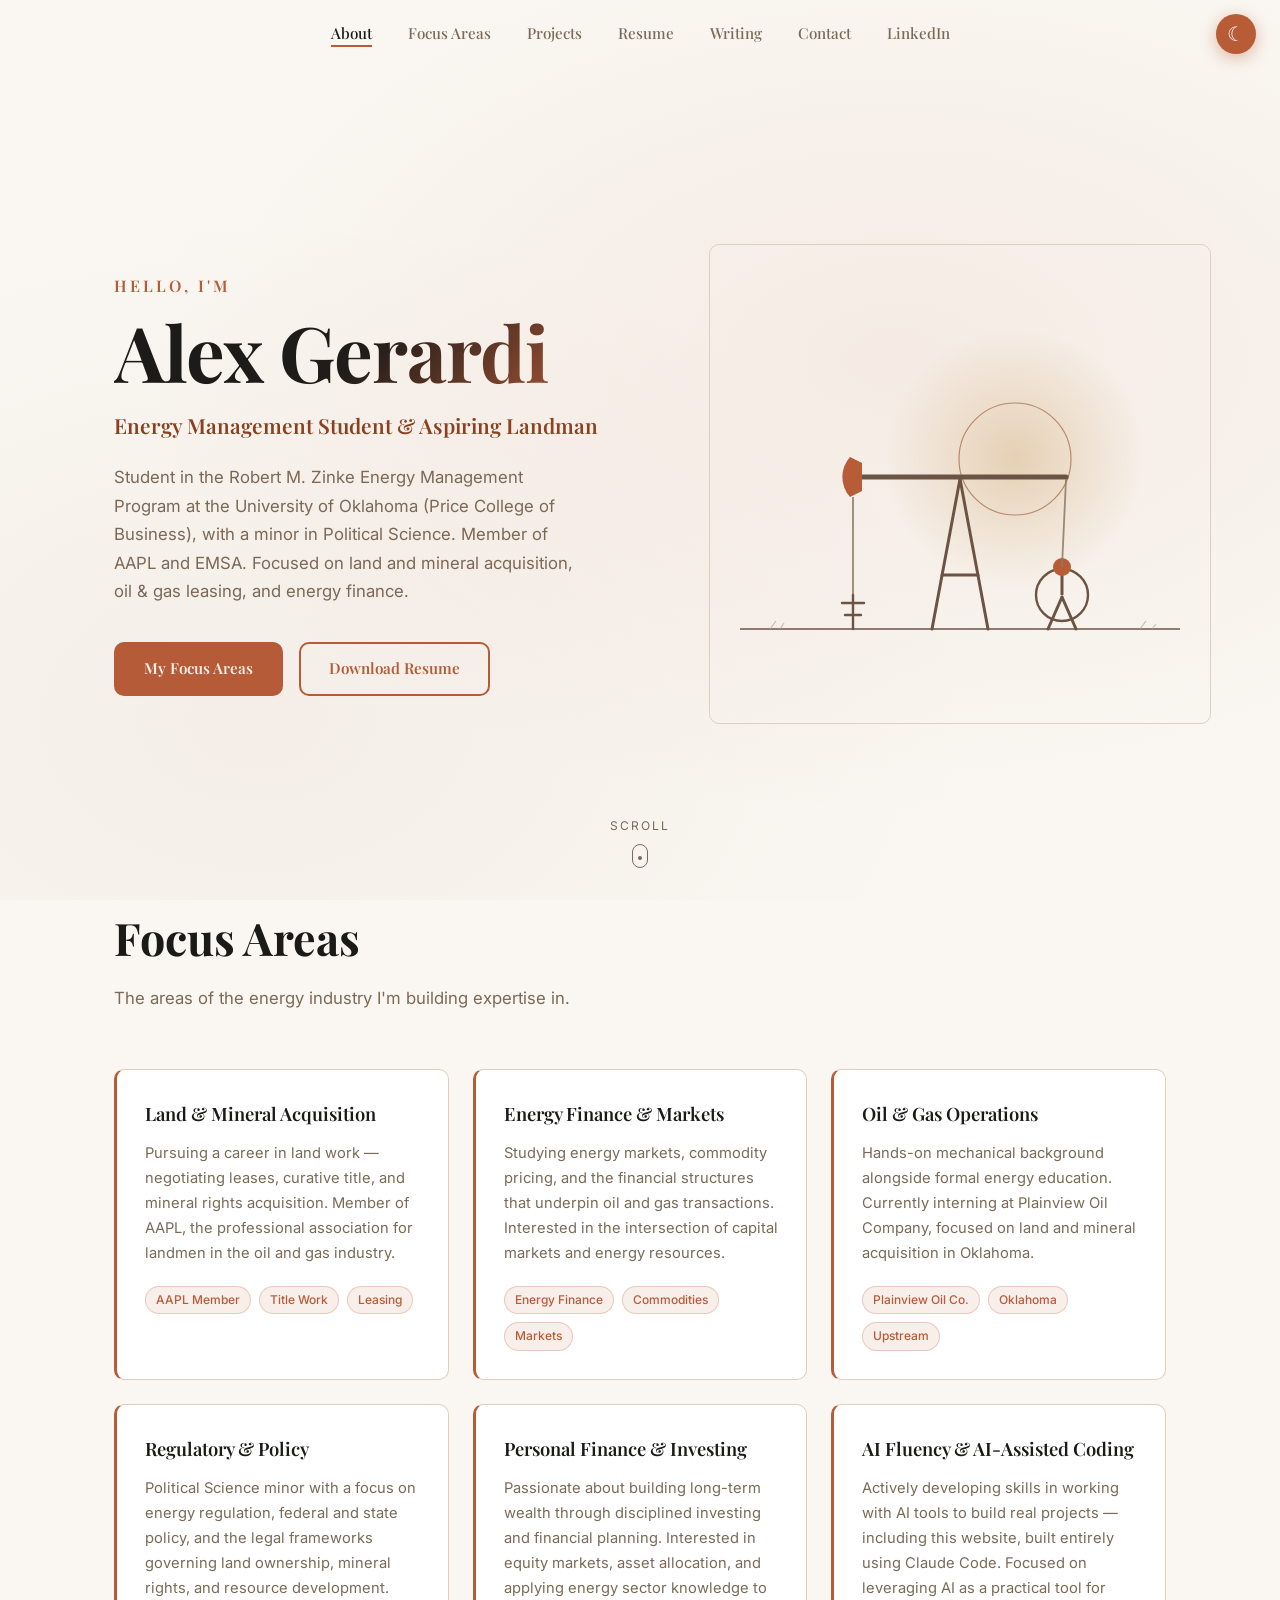
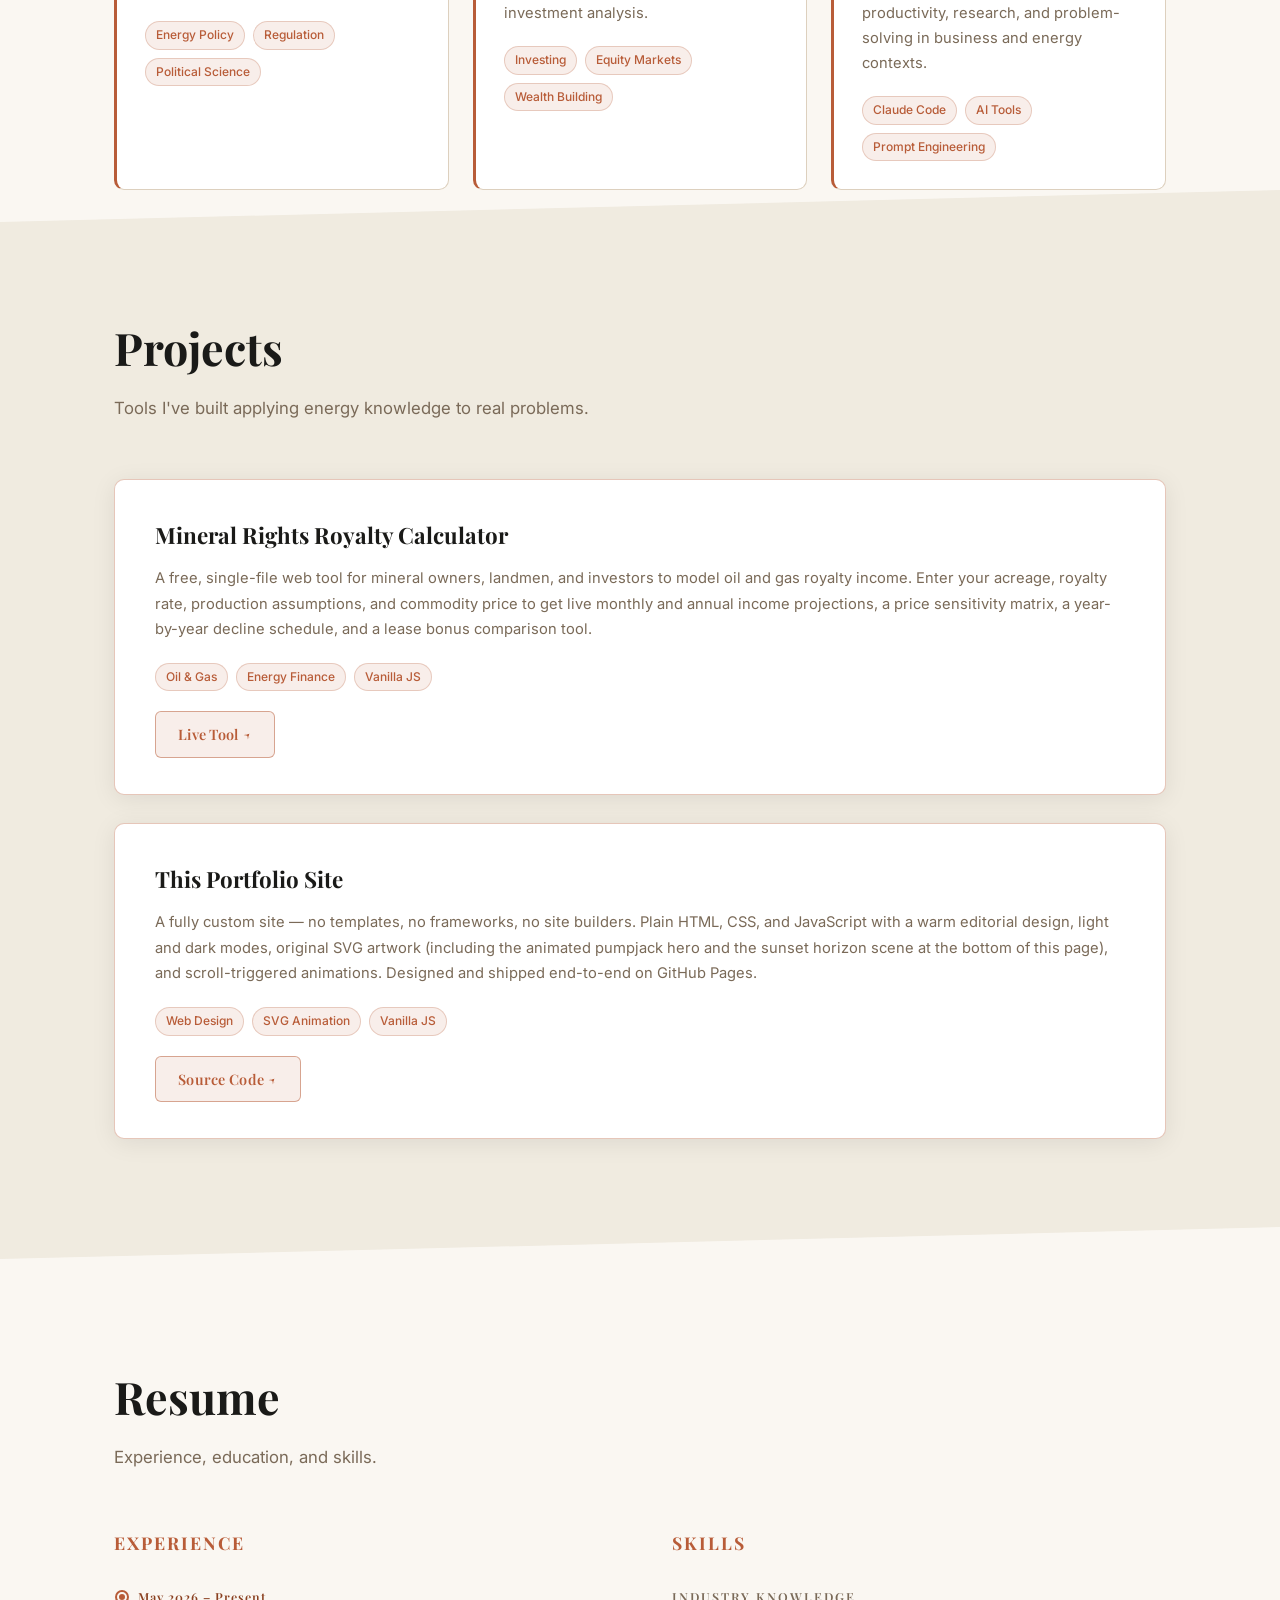
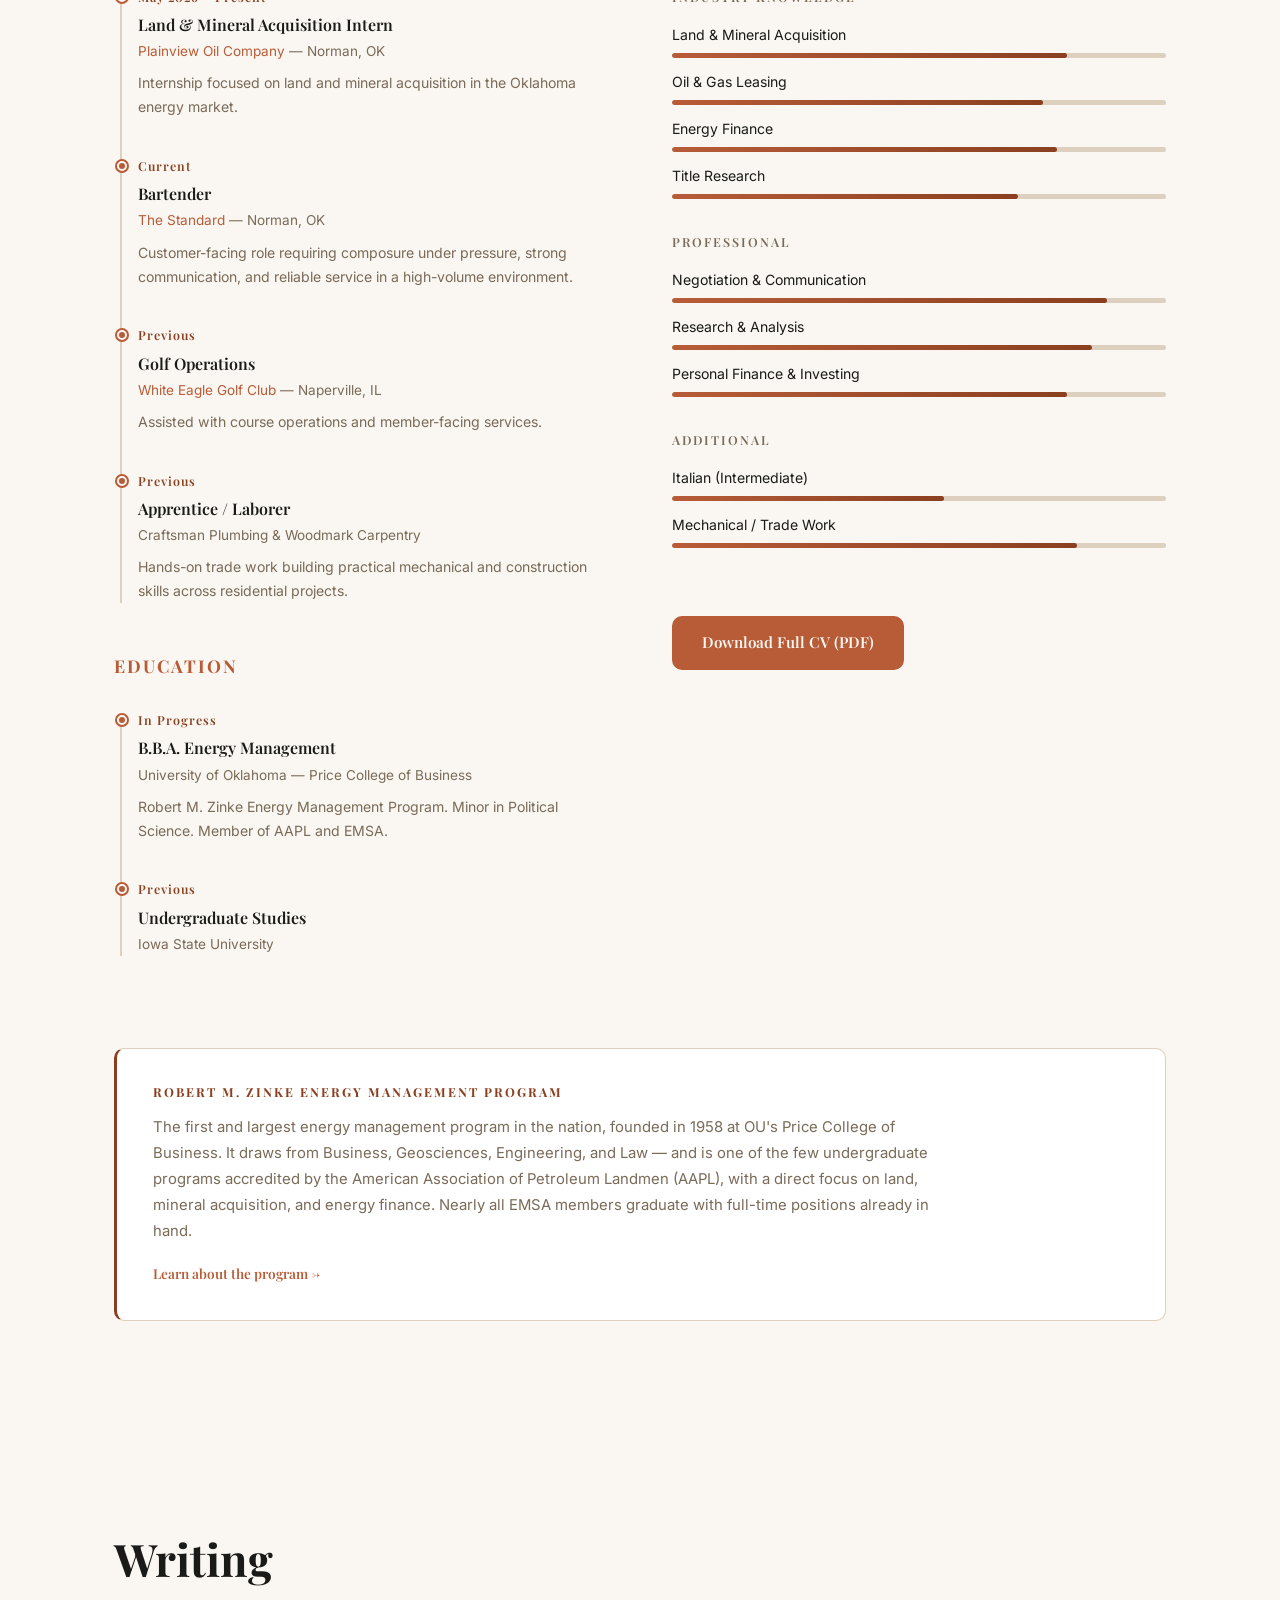
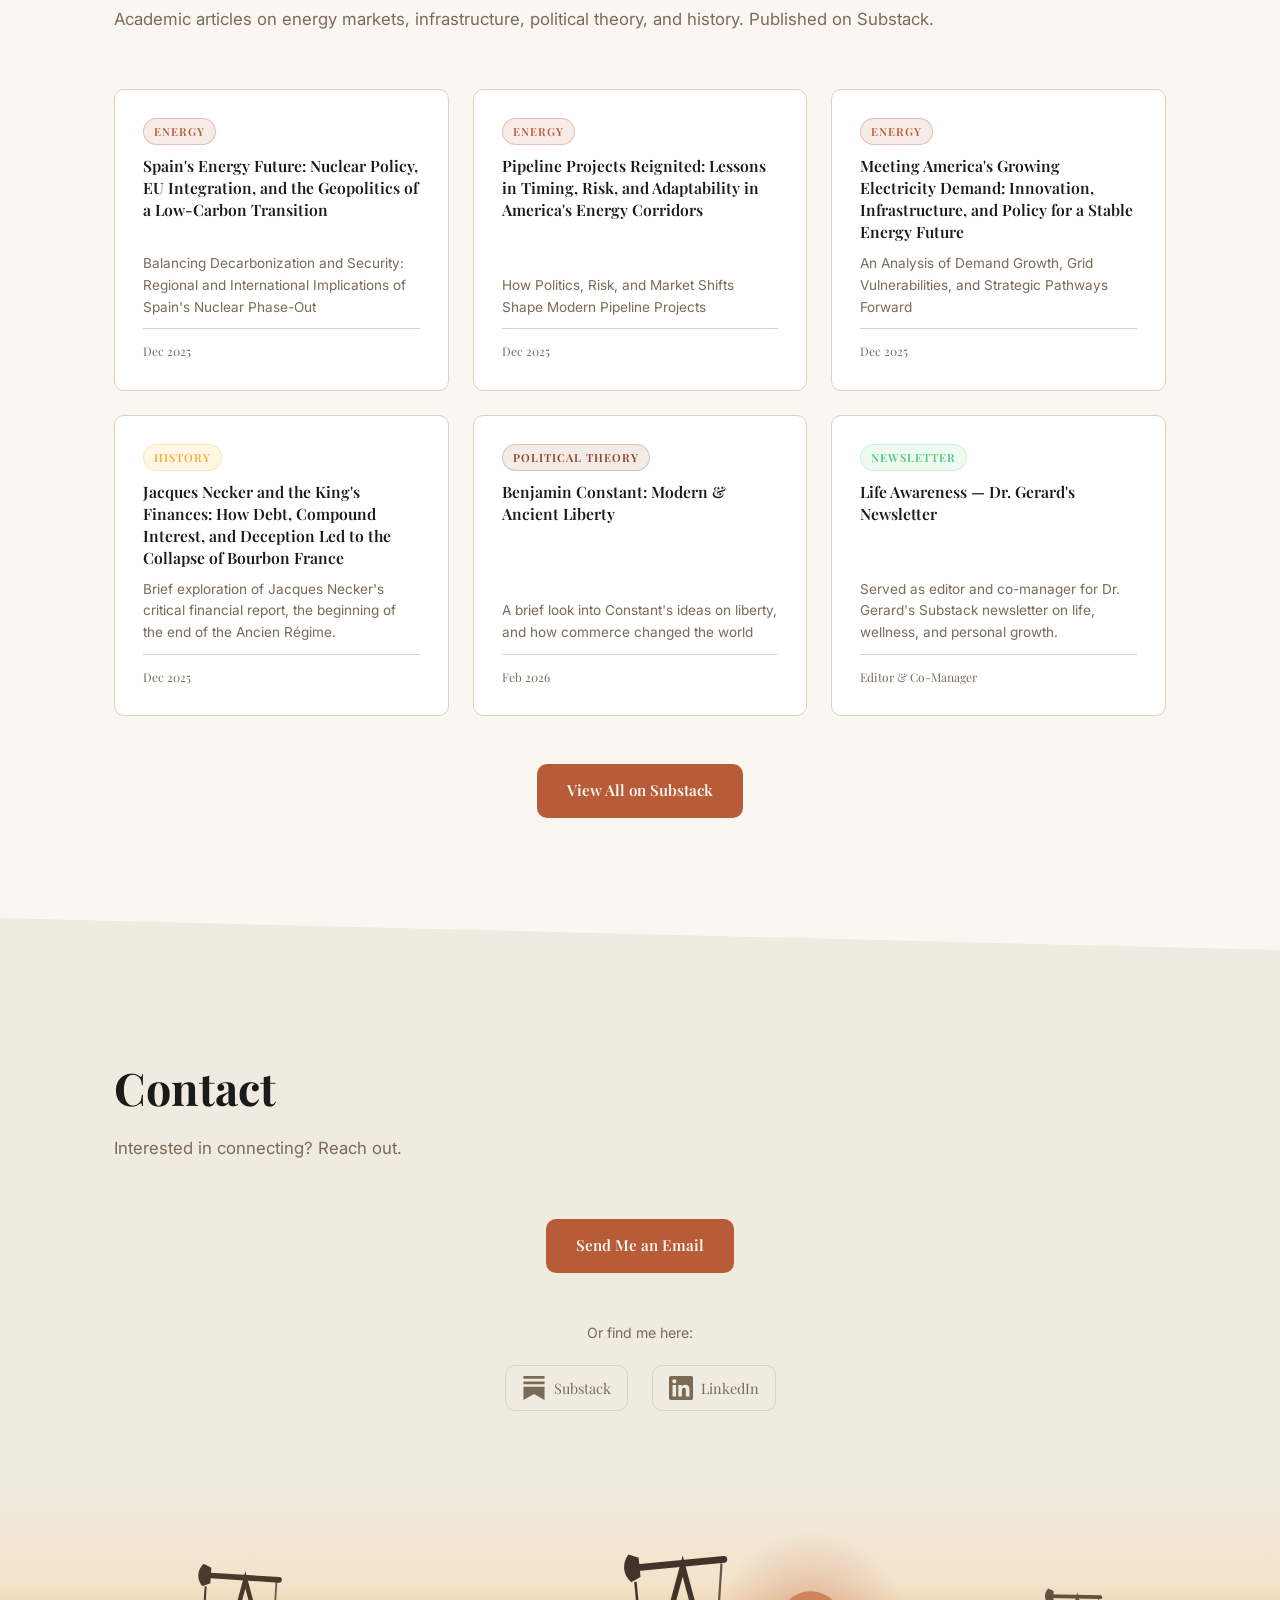
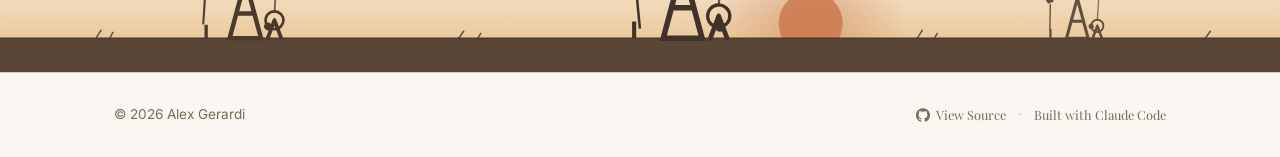
<file: index.html>
<!DOCTYPE html>
<html lang="en">
<head>
  <meta charset="UTF-8">
  <meta name="viewport" content="width=device-width, initial-scale=1.0">
  <title>Alex Gerardi: Portfolio</title>
  <meta name="description" content="Energy Management student at the University of Oklahoma focused on land and mineral acquisition, oil & gas leasing, and energy finance. Member of AAPL and EMSA.">

  <!-- Social link previews -->
  <meta property="og:type" content="website">
  <meta property="og:url" content="https://aogerardi.github.io/">
  <meta property="og:title" content="Alex Gerardi — Energy Management Student & Aspiring Landman">
  <meta property="og:description" content="Energy Management student at the University of Oklahoma focused on land and mineral acquisition, oil & gas leasing, and energy finance. Member of AAPL and EMSA.">
  <meta property="og:image" content="https://aogerardi.github.io/assets/og-image.png">
  <meta property="og:image:width" content="1200">
  <meta property="og:image:height" content="630">
  <meta name="twitter:card" content="summary_large_image">
  <meta name="twitter:title" content="Alex Gerardi — Energy Management Student & Aspiring Landman">
  <meta name="twitter:description" content="Energy Management student at the University of Oklahoma focused on land and mineral acquisition, oil & gas leasing, and energy finance.">
  <meta name="twitter:image" content="https://aogerardi.github.io/assets/og-image.png">

  <link rel="preconnect" href="https://fonts.googleapis.com">
  <link rel="preconnect" href="https://fonts.gstatic.com" crossorigin>
  <link href="https://fonts.googleapis.com/css2?family=Playfair+Display:wght@400;600;700&family=Space+Grotesk:wght@400;600;700&family=Inter:wght@300;400;500;600&display=swap" rel="stylesheet">
  <link rel="icon" href="data:image/svg+xml,<svg xmlns='http://www.w3.org/2000/svg' viewBox='0 0 100 100'><rect width='100' height='100' rx='14' fill='%231c1814'/><text x='50' y='68' font-family='Georgia,serif' font-size='44' font-weight='700' fill='%23c4914a' text-anchor='middle'>AG</text></svg>">
  <link rel="stylesheet" href="style.css?v=12">
</head>
<body>

  <div id="loader" aria-hidden="true"><div class="loader-inner"><span>AG</span></div></div>

  <!-- NAVBAR -->
  <nav id="navbar">
    <div class="nav-inner container">
      <ul class="nav-links">
        <li><a href="#hero">About</a></li>
        <li><a href="#focus">Focus Areas</a></li>
        <li><a href="#projects">Projects</a></li>
        <li><a href="#resume">Resume</a></li>
        <li><a href="#writing">Writing</a></li>
        <li><a href="#contact">Contact</a></li>
        <li><a href="https://www.linkedin.com/in/alex-gerardi/" target="_blank" rel="noopener">LinkedIn</a></li>
      </ul>
      <button class="theme-toggle" id="themeToggle" aria-label="Toggle light/dark mode"></button>
      <button class="nav-toggle" aria-label="Toggle menu">
        <span></span><span></span><span></span>
      </button>
    </div>
  </nav>

  <main>

    <!-- HERO / ABOUT -->
    <section id="hero">
      <div class="hero-inner container">
        <div class="hero-text">
          <span class="hero-eyebrow">Hello, I'm</span>
          <h1>Alex Gerardi</h1>
          <p class="hero-role">Energy Management Student &amp; Aspiring Landman</p>
          <p class="hero-bio">Student in the Robert M. Zinke Energy Management Program at the University of Oklahoma (Price College of Business), with a minor in Political Science. Member of AAPL and EMSA. Focused on land and mineral acquisition, oil &amp; gas leasing, and energy finance.</p>
          <div class="hero-actions">
            <a href="#focus" class="btn">My Focus Areas</a>
            <a href="Gerardi_Resume.pdf" class="btn btn-outline" download>Download Resume</a>
          </div>
        </div>
        <div class="hero-visual" aria-hidden="true">
          <svg viewBox="0 20 500 330" xmlns="http://www.w3.org/2000/svg" preserveAspectRatio="xMidYMid meet">
            <defs>
              <radialGradient id="pj-sun" cx="50%" cy="50%" r="50%">
                <stop offset="0%" stop-color="rgba(196,145,74,0.32)"/>
                <stop offset="60%" stop-color="rgba(196,145,74,0.12)"/>
                <stop offset="100%" stop-color="rgba(196,145,74,0)"/>
              </radialGradient>
            </defs>

            <!-- sun glow -->
            <circle cx="305" cy="160" r="130" fill="url(#pj-sun)"/>
            <circle class="pj-sun-ring" cx="305" cy="160" r="56" fill="none" stroke-width="1.2"/>

            <!-- ground -->
            <line class="pj-frame" x1="30" y1="330" x2="470" y2="330" stroke-width="1.6"/>
            <g class="pj-grass" stroke-width="1.2">
              <line x1="60" y1="330" x2="66" y2="322"/><line x1="70" y1="330" x2="74" y2="324"/>
              <line x1="430" y1="330" x2="436" y2="322"/><line x1="442" y1="330" x2="446" y2="325"/>
            </g>

            <!-- samson post (A-frame) -->
            <g class="pj-frame" stroke-width="3" fill="none" stroke-linecap="round">
              <line x1="222" y1="330" x2="250" y2="180"/>
              <line x1="278" y1="330" x2="250" y2="180"/>
              <line x1="232" y1="276" x2="268" y2="276"/>
            </g>

            <!-- walking beam + horsehead (rocks) -->
            <g class="pj-beam">
              <line class="pj-frame" x1="140" y1="178" x2="356" y2="178" stroke-width="5" stroke-linecap="round"/>
              <path class="pj-accent" d="M 140 158 A 30 30 0 0 0 140 198 L 152 192 L 152 164 Z"/>
              <line class="pj-rod" x1="143" y1="198" x2="143" y2="296" stroke-width="1.6"/>
            </g>

            <!-- wellhead -->
            <g class="pj-frame" stroke-width="2.4" stroke-linecap="round">
              <line x1="143" y1="296" x2="143" y2="330"/>
              <line x1="132" y1="304" x2="154" y2="304"/>
              <line x1="135" y1="316" x2="151" y2="316"/>
            </g>

            <!-- crank + counterweight (spins) -->
            <g class="pj-crank">
              <circle class="pj-frame" cx="352" cy="296" r="26" fill="none" stroke-width="2.4"/>
              <line class="pj-frame" x1="352" y1="296" x2="352" y2="262" stroke-width="3"/>
              <circle class="pj-accent" cx="352" cy="268" r="9"/>
            </g>
            <!-- crank stand -->
            <g class="pj-frame" stroke-width="3" stroke-linecap="round">
              <line x1="338" y1="330" x2="352" y2="298"/>
              <line x1="366" y1="330" x2="352" y2="298"/>
            </g>
            <!-- pitman arm -->
            <line class="pj-rod" x1="356" y1="180" x2="352" y2="268" stroke-width="1.8" opacity="0.85"/>
          </svg>
        </div>
      </div>
      <div class="hero-scroll-hint">
        <span>Scroll</span>
        <svg width="16" height="24" viewBox="0 0 16 24" fill="none">
          <rect x="0.5" y="0.5" width="15" height="23" rx="7.5" stroke="currentColor"/>
          <circle cx="8" cy="6" r="2" fill="currentColor"><animate attributeName="cy" values="6;16;6" dur="1.8s" repeatCount="indefinite"/></circle>
        </svg>
      </div>
    </section>

    <!-- FOCUS AREAS -->
    <section id="focus">
      <div class="container">
        <h2 class="section-title fade-in">Focus Areas</h2>
        <p class="section-subtitle fade-in">The areas of the energy industry I'm building expertise in.</p>
        <div class="projects-grid">

          <article class="project-card fade-in">
            <div class="card-header">
              <h3>Land &amp; Mineral Acquisition</h3>
            </div>
            <p>Pursuing a career in land work — negotiating leases, curative title, and mineral rights acquisition. Member of AAPL, the professional association for landmen in the oil and gas industry.</p>
            <div class="card-tags">
              <span>AAPL Member</span><span>Title Work</span><span>Leasing</span>
            </div>
          </article>

          <article class="project-card fade-in">
            <div class="card-header">
              <h3>Energy Finance &amp; Markets</h3>
            </div>
            <p>Studying energy markets, commodity pricing, and the financial structures that underpin oil and gas transactions. Interested in the intersection of capital markets and energy resources.</p>
            <div class="card-tags">
              <span>Energy Finance</span><span>Commodities</span><span>Markets</span>
            </div>
          </article>

          <article class="project-card fade-in">
            <div class="card-header">
              <h3>Oil &amp; Gas Operations</h3>
            </div>
            <p>Hands-on mechanical background alongside formal energy education. Currently interning at Plainview Oil Company, focused on land and mineral acquisition in Oklahoma.</p>
            <div class="card-tags">
              <span>Plainview Oil Co.</span><span>Oklahoma</span><span>Upstream</span>
            </div>
          </article>

          <article class="project-card fade-in">
            <div class="card-header">
              <h3>Regulatory &amp; Policy</h3>
            </div>
            <p>Political Science minor with a focus on energy regulation, federal and state policy, and the legal frameworks governing land ownership, mineral rights, and resource development.</p>
            <div class="card-tags">
              <span>Energy Policy</span><span>Regulation</span><span>Political Science</span>
            </div>
          </article>

          <article class="project-card fade-in">
            <div class="card-header">
              <h3>Personal Finance &amp; Investing</h3>
            </div>
            <p>Passionate about building long-term wealth through disciplined investing and financial planning. Interested in equity markets, asset allocation, and applying energy sector knowledge to investment analysis.</p>
            <div class="card-tags">
              <span>Investing</span><span>Equity Markets</span><span>Wealth Building</span>
            </div>
          </article>

          <article class="project-card fade-in">
            <div class="card-header">
              <h3>AI Fluency &amp; AI-Assisted Coding</h3>
            </div>
            <p>Actively developing skills in working with AI tools to build real projects — including this website, built entirely using Claude Code. Focused on leveraging AI as a practical tool for productivity, research, and problem-solving in business and energy contexts.</p>
            <div class="card-tags">
              <span>Claude Code</span><span>AI Tools</span><span>Prompt Engineering</span>
            </div>
          </article>

        </div>
      </div>
    </section>

    <!-- PROJECTS -->
    <section id="projects">
      <div class="container">
        <h2 class="section-title fade-in">Projects</h2>
        <p class="section-subtitle fade-in">Tools I've built applying energy knowledge to real problems.</p>
        <div class="projects-wide-list">

          <article class="project-card-wide fade-in">
            <div class="project-card-wide-inner">
              <div class="project-card-wide-info">
                <h3>Mineral Rights Royalty Calculator</h3>
                <p>A free, single-file web tool for mineral owners, landmen, and investors to model oil and gas royalty income. Enter your acreage, royalty rate, production assumptions, and commodity price to get live monthly and annual income projections, a price sensitivity matrix, a year-by-year decline schedule, and a lease bonus comparison tool.</p>
                <div class="card-tags">
                  <span>Oil &amp; Gas</span><span>Energy Finance</span><span>Vanilla JS</span>
                </div>
                <div class="card-links">
                  <a href="https://aogerardi.github.io/mineralcalc" target="_blank" rel="noopener">Live Tool ↗</a>
                </div>
              </div>
            </div>
          </article>

          <article class="project-card-wide fade-in">
            <div class="project-card-wide-inner">
              <div class="project-card-wide-info">
                <h3>This Portfolio Site</h3>
                <p>A fully custom site — no templates, no frameworks, no site builders. Plain HTML, CSS, and JavaScript with a warm editorial design, light and dark modes, original SVG artwork (including the animated pumpjack hero and the sunset horizon scene at the bottom of this page), and scroll-triggered animations. Designed and shipped end-to-end on GitHub Pages.</p>
                <div class="card-tags">
                  <span>Web Design</span><span>SVG Animation</span><span>Vanilla JS</span>
                </div>
                <div class="card-links">
                  <a href="https://github.com/aogerardi/aogerardi.github.io" target="_blank" rel="noopener">Source Code ↗</a>
                </div>
              </div>
            </div>
          </article>

        </div>
      </div>
    </section>

    <!-- RESUME -->
    <section id="resume">
      <div class="container">
        <h2 class="section-title fade-in">Resume</h2>
        <p class="section-subtitle fade-in">Experience, education, and skills.</p>

        <div class="resume-grid">
          <!-- LEFT: Timeline -->
          <div class="resume-timeline fade-in">
            <h3>Experience</h3>
            <ul class="timeline">
              <li>
                <span class="timeline-date">May 2026 – Present</span>
                <strong>Land &amp; Mineral Acquisition Intern</strong>
                <span class="timeline-company"><a href="https://plainviewoilcompany.com/" target="_blank" rel="noopener">Plainview Oil Company</a> — Norman, OK</span>
                <p>Internship focused on land and mineral acquisition in the Oklahoma energy market.</p>
              </li>
              <li>
                <span class="timeline-date">Current</span>
                <strong>Bartender</strong>
                <span class="timeline-company"><a href="https://www.thestandardnorman.com/" target="_blank" rel="noopener">The Standard</a> — Norman, OK</span>
                <p>Customer-facing role requiring composure under pressure, strong communication, and reliable service in a high-volume environment.</p>
              </li>
              <li>
                <span class="timeline-date">Previous</span>
                <strong>Golf Operations</strong>
                <span class="timeline-company"><a href="https://www.whiteeaglegc.com/" target="_blank" rel="noopener">White Eagle Golf Club</a> — Naperville, IL</span>
                <p>Assisted with course operations and member-facing services.</p>
              </li>
              <li>
                <span class="timeline-date">Previous</span>
                <strong>Apprentice / Laborer</strong>
                <span class="timeline-company">Craftsman Plumbing &amp; Woodmark Carpentry</span>
                <p>Hands-on trade work building practical mechanical and construction skills across residential projects.</p>
              </li>
            </ul>

            <h3 class="timeline-h3">Education</h3>
            <ul class="timeline">
              <li>
                <span class="timeline-date">In Progress</span>
                <strong>B.B.A. Energy Management</strong>
                <span class="timeline-company">University of Oklahoma — Price College of Business</span>
                <p>Robert M. Zinke Energy Management Program. Minor in Political Science. Member of AAPL and EMSA.</p>
              </li>
              <li>
                <span class="timeline-date">Previous</span>
                <strong>Undergraduate Studies</strong>
                <span class="timeline-company">Iowa State University</span>
              </li>
            </ul>
          </div>

          <!-- RIGHT: Skills -->
          <div class="resume-skills fade-in">
            <h3>Skills</h3>

            <div class="skill-group">
              <h4>Industry Knowledge</h4>
              <div class="skill-bar"><span class="skill-label">Land &amp; Mineral Acquisition</span><div class="bar"><div class="bar-fill" style="--pct: 80%"></div></div></div>
              <div class="skill-bar"><span class="skill-label">Oil &amp; Gas Leasing</span><div class="bar"><div class="bar-fill" style="--pct: 75%"></div></div></div>
              <div class="skill-bar"><span class="skill-label">Energy Finance</span><div class="bar"><div class="bar-fill" style="--pct: 78%"></div></div></div>
              <div class="skill-bar"><span class="skill-label">Title Research</span><div class="bar"><div class="bar-fill" style="--pct: 70%"></div></div></div>
            </div>

            <div class="skill-group">
              <h4>Professional</h4>
              <div class="skill-bar"><span class="skill-label">Negotiation &amp; Communication</span><div class="bar"><div class="bar-fill" style="--pct: 88%"></div></div></div>
              <div class="skill-bar"><span class="skill-label">Research &amp; Analysis</span><div class="bar"><div class="bar-fill" style="--pct: 85%"></div></div></div>
              <div class="skill-bar"><span class="skill-label">Personal Finance &amp; Investing</span><div class="bar"><div class="bar-fill" style="--pct: 80%"></div></div></div>
            </div>

            <div class="skill-group">
              <h4>Additional</h4>
              <div class="skill-bar"><span class="skill-label">Italian (Intermediate)</span><div class="bar"><div class="bar-fill" style="--pct: 55%"></div></div></div>
              <div class="skill-bar"><span class="skill-label">Mechanical / Trade Work</span><div class="bar"><div class="bar-fill" style="--pct: 82%"></div></div></div>
            </div>

            <a href="Gerardi_Resume.pdf" class="btn resume-dl" download>Download Full CV (PDF)</a>
          </div>
        </div>

        <div class="program-callout fade-in">
          <h4>Robert M. Zinke Energy Management Program</h4>
          <p>The first and largest energy management program in the nation, founded in 1958 at OU's Price College of Business. It draws from Business, Geosciences, Engineering, and Law — and is one of the few undergraduate programs accredited by the American Association of Petroleum Landmen (AAPL), with a direct focus on land, mineral acquisition, and energy finance. Nearly all EMSA members graduate with full-time positions already in hand.</p>
          <a href="https://www.ou.edu/price/undergrad-degree-programs/energy-management" target="_blank" rel="noopener" class="program-link">Learn about the program &rarr;</a>
        </div>

      </div>
    </section>

    <!-- WRITING -->
    <section id="writing">
      <div class="container">
        <h2 class="section-title fade-in">Writing</h2>
        <p class="section-subtitle fade-in">Academic articles on energy markets, infrastructure, political theory, and history. Published on Substack.</p>
        <div class="writing-grid">

          <a class="writing-card fade-in" href="https://alexgerardi.substack.com/p/spains-energy-future-nuclear-policy" target="_blank" rel="noopener">
            <span class="writing-tag energy">Energy</span>
            <h3>Spain's Energy Future: Nuclear Policy, EU Integration, and the Geopolitics of a Low-Carbon Transition</h3>
            <p>Balancing Decarbonization and Security: Regional and International Implications of Spain's Nuclear Phase-Out</p>
            <span class="writing-date">Dec 2025</span>
          </a>

          <a class="writing-card fade-in" href="https://alexgerardi.substack.com/p/pipeline-projects-reignited-lessons" target="_blank" rel="noopener">
            <span class="writing-tag energy">Energy</span>
            <h3>Pipeline Projects Reignited: Lessons in Timing, Risk, and Adaptability in America's Energy Corridors</h3>
            <p>How Politics, Risk, and Market Shifts Shape Modern Pipeline Projects</p>
            <span class="writing-date">Dec 2025</span>
          </a>

          <a class="writing-card fade-in" href="https://alexgerardi.substack.com/p/meeting-americas-growing-electricity" target="_blank" rel="noopener">
            <span class="writing-tag energy">Energy</span>
            <h3>Meeting America's Growing Electricity Demand: Innovation, Infrastructure, and Policy for a Stable Energy Future</h3>
            <p>An Analysis of Demand Growth, Grid Vulnerabilities, and Strategic Pathways Forward</p>
            <span class="writing-date">Dec 2025</span>
          </a>

          <a class="writing-card fade-in" href="https://alexgerardi.substack.com/p/jacques-necker-and-the-kings-finances" target="_blank" rel="noopener">
            <span class="writing-tag history">History</span>
            <h3>Jacques Necker and the King's Finances: How Debt, Compound Interest, and Deception Led to the Collapse of Bourbon France</h3>
            <p>Brief exploration of Jacques Necker's critical financial report, the beginning of the end of the Ancien Régime.</p>
            <span class="writing-date">Dec 2025</span>
          </a>


          <a class="writing-card fade-in" href="https://alexgerardi.substack.com/p/benjamin-constant-modern-and-ancient" target="_blank" rel="noopener">
            <span class="writing-tag politics">Political Theory</span>
            <h3>Benjamin Constant: Modern &amp; Ancient Liberty</h3>
            <p>A brief look into Constant's ideas on liberty, and how commerce changed the world</p>
            <span class="writing-date">Feb 2026</span>
          </a>


          <a class="writing-card fade-in" href="https://lifeawareness.substack.com/" target="_blank" rel="noopener">
            <span class="writing-tag newsletter">Newsletter</span>
            <h3>Life Awareness — Dr. Gerard's Newsletter</h3>
            <p>Served as editor and co-manager for Dr. Gerard's Substack newsletter on life, wellness, and personal growth.</p>
            <span class="writing-date">Editor &amp; Co-Manager</span>
          </a>

        </div>
        <div class="writing-cta fade-in">
          <a href="https://alexgerardi.substack.com" target="_blank" rel="noopener" class="btn">View All on Substack</a>
        </div>
      </div>
    </section>

    <!-- CONTACT -->
    <section id="contact">
      <div class="container">
        <h2 class="section-title fade-in">Contact</h2>
        <p class="section-subtitle fade-in">Interested in connecting? Reach out.</p>

        <div class="contact-wrap fade-in">
          <div class="contact-email-btn">
            <a href="mailto:alexogerardi@gmail.com" class="btn">Send Me an Email</a>
          </div>

          <div class="contact-socials">
            <p>Or find me here:</p>
            <div class="social-links">
              <a href="https://alexgerardi.substack.com" target="_blank" rel="noopener" aria-label="Substack">
                <svg viewBox="0 0 24 24" width="24" height="24" fill="currentColor"><path d="M22.539 8.242H1.46V5.406h21.08v2.836zM1.46 10.812V24L12 18.11 22.54 24V10.812H1.46zM22.54 0H1.46v2.836h21.08V0z"/></svg>
                Substack
              </a>
              <a href="https://www.linkedin.com/in/alex-gerardi/" target="_blank" rel="noopener" aria-label="LinkedIn">
                <svg viewBox="0 0 24 24" width="24" height="24" fill="currentColor"><path d="M20.447 20.452h-3.554v-5.569c0-1.328-.027-3.037-1.852-3.037-1.853 0-2.136 1.445-2.136 2.939v5.667H9.351V9h3.414v1.561h.046c.477-.9 1.637-1.85 3.37-1.85 3.601 0 4.267 2.37 4.267 5.455v6.286zM5.337 7.433a2.062 2.062 0 0 1-2.063-2.065 2.064 2.064 0 1 1 2.063 2.065zm1.782 13.019H3.555V9h3.564v11.452zM22.225 0H1.771C.792 0 0 .774 0 1.729v20.542C0 23.227.792 24 1.771 24h20.451C23.2 24 24 23.227 24 22.271V1.729C24 .774 23.2 0 22.222 0h.003z"/></svg>
                LinkedIn
              </a>
            </div>
          </div>
        </div>
      </div>

      <!-- Sunset horizon strip: pumpjack field, dusk in light mode / night in dark mode -->
      <div class="horizon-strip" aria-hidden="true">
        <svg viewBox="0 0 1200 170" xmlns="http://www.w3.org/2000/svg" preserveAspectRatio="xMidYMax meet">
          <defs>
            <linearGradient id="hz-sky" x1="0" y1="0" x2="0" y2="1">
              <stop class="hz-sky-top" offset="0%"/>
              <stop class="hz-sky-mid" offset="62%"/>
              <stop class="hz-sky-bot" offset="100%"/>
            </linearGradient>
            <radialGradient id="hz-glow" cx="50%" cy="50%" r="50%">
              <stop class="hz-glow-in" offset="0%"/>
              <stop class="hz-glow-out" offset="100%"/>
            </radialGradient>
          </defs>
          <rect width="1200" height="138" fill="url(#hz-sky)"/>
          <g class="hz-stars">
            <circle cx="120" cy="32" r="1.1"/><circle cx="310" cy="58" r="0.8"/><circle cx="455" cy="24" r="1"/>
            <circle cx="905" cy="40" r="1.1"/><circle cx="1060" cy="68" r="0.8"/><circle cx="1160" cy="28" r="1"/>
            <circle cx="585" cy="44" r="0.7"/><circle cx="220" cy="86" r="0.7"/>
          </g>
          <circle cx="760" cy="128" r="90" fill="url(#hz-glow)"/>
          <circle class="hz-sun" cx="760" cy="124" r="30"/>
          <rect class="hz-ground" y="138" width="1200" height="32"/>
          <line class="hz-ground-line" x1="0" y1="138" x2="1200" y2="138" stroke-width="1.5"/>

          <g class="hz-pj hz-pj1" transform="translate(230,138) scale(1.05)">
            <path d="M -14 0 L 0 -52 L 14 0 Z M -8 -22 L 8 -22" fill="none" stroke-width="4" stroke-linecap="round"/>
            <g>
              <line x1="-38" y1="-54" x2="30" y2="-54" stroke-width="5" stroke-linecap="round"/>
              <path d="M -38 -64 A 14 14 0 0 0 -38 -44 L -31 -47 L -31 -61 Z" stroke="none"/>
              <line x1="-35" y1="-44" x2="-35" y2="-10" stroke-width="1.8"/>
              <animateTransform attributeName="transform" type="rotate"
                values="-5.5 0 -52; 5 0 -52; -5.5 0 -52" keyTimes="0;0.5;1"
                calcMode="spline" keySplines=".45 0 .55 1;.45 0 .55 1"
                dur="4s" repeatCount="indefinite"/>
            </g>
            <line x1="-35" y1="-12" x2="-35" y2="0" stroke-width="3"/>
            <path d="M 20 0 L 26 -16 M 32 0 L 26 -16" fill="none" stroke-width="3.4" stroke-linecap="round"/>
            <g>
              <circle cx="26" cy="-16" r="8" fill="none" stroke-width="2.4"/>
              <circle cx="26" cy="-24" r="3.4" stroke="none"/>
              <animateTransform attributeName="transform" type="rotate"
                values="0 26 -16; 360 26 -16" dur="4s" repeatCount="indefinite"/>
            </g>
            <line x1="28" y1="-54" x2="26" y2="-23" stroke-width="1.6" opacity="0.8"/>
          </g>

          <g class="hz-pj hz-pj2" transform="translate(640,138) scale(1.3)">
            <path d="M -14 0 L 0 -52 L 14 0 Z M -8 -22 L 8 -22" fill="none" stroke-width="4" stroke-linecap="round"/>
            <g>
              <line x1="-38" y1="-54" x2="30" y2="-54" stroke-width="5" stroke-linecap="round"/>
              <path d="M -38 -64 A 14 14 0 0 0 -38 -44 L -31 -47 L -31 -61 Z" stroke="none"/>
              <line x1="-35" y1="-44" x2="-35" y2="-10" stroke-width="1.8"/>
              <animateTransform attributeName="transform" type="rotate"
                values="5 0 -52; -5.5 0 -52; 5 0 -52" keyTimes="0;0.5;1"
                calcMode="spline" keySplines=".45 0 .55 1;.45 0 .55 1"
                dur="5.2s" repeatCount="indefinite"/>
            </g>
            <line x1="-35" y1="-12" x2="-35" y2="0" stroke-width="3"/>
            <path d="M 20 0 L 26 -16 M 32 0 L 26 -16" fill="none" stroke-width="3.4" stroke-linecap="round"/>
            <g>
              <circle cx="26" cy="-16" r="8" fill="none" stroke-width="2.4"/>
              <circle cx="26" cy="-24" r="3.4" stroke="none"/>
              <animateTransform attributeName="transform" type="rotate"
                values="0 26 -16; 360 26 -16" dur="5.2s" repeatCount="indefinite"/>
            </g>
            <line x1="28" y1="-54" x2="26" y2="-23" stroke-width="1.6" opacity="0.8"/>
          </g>

          <g class="hz-pj hz-pj3" transform="translate(1010,138) scale(0.72)">
            <path d="M -14 0 L 0 -52 L 14 0 Z M -8 -22 L 8 -22" fill="none" stroke-width="4" stroke-linecap="round"/>
            <g>
              <line x1="-38" y1="-54" x2="30" y2="-54" stroke-width="5" stroke-linecap="round"/>
              <path d="M -38 -64 A 14 14 0 0 0 -38 -44 L -31 -47 L -31 -61 Z" stroke="none"/>
              <line x1="-35" y1="-44" x2="-35" y2="-10" stroke-width="1.8"/>
              <animateTransform attributeName="transform" type="rotate"
                values="-4 0 -52; 5.5 0 -52; -4 0 -52" keyTimes="0;0.5;1"
                calcMode="spline" keySplines=".45 0 .55 1;.45 0 .55 1"
                dur="3.4s" repeatCount="indefinite"/>
            </g>
            <line x1="-35" y1="-12" x2="-35" y2="0" stroke-width="3"/>
            <path d="M 20 0 L 26 -16 M 32 0 L 26 -16" fill="none" stroke-width="3.4" stroke-linecap="round"/>
            <g>
              <circle cx="26" cy="-16" r="8" fill="none" stroke-width="2.4"/>
              <circle cx="26" cy="-24" r="3.4" stroke="none"/>
              <animateTransform attributeName="transform" type="rotate"
                values="0 26 -16; 360 26 -16" dur="3.4s" repeatCount="indefinite"/>
            </g>
            <line x1="28" y1="-54" x2="26" y2="-23" stroke-width="1.6" opacity="0.8"/>
            <circle class="hz-riglight" cx="0" cy="-56" r="2" stroke="none">
              <animate attributeName="opacity" values="0.2;1;0.2" dur="2.6s" repeatCount="indefinite"/>
            </circle>
          </g>

          <g class="hz-grass" stroke-width="1.4" opacity="0.85">
            <line x1="90" y1="138" x2="95" y2="130"/><line x1="103" y1="138" x2="106" y2="132"/>
            <line x1="430" y1="138" x2="435" y2="131"/><line x1="448" y1="138" x2="451" y2="133"/>
            <line x1="860" y1="138" x2="865" y2="130"/><line x1="876" y1="138" x2="879" y2="133"/>
            <line x1="1130" y1="138" x2="1135" y2="131"/>
          </g>
        </svg>
      </div>
    </section>

  </main>

  <footer>
    <div class="container">
      <div class="footer-inner">
        <p>&copy; 2026 Alex Gerardi</p>
        <div class="footer-badges">
          <a href="https://github.com/aogerardi/aogerardi" target="_blank" rel="noopener" class="footer-badge">
            <svg viewBox="0 0 24 24" width="14" height="14" fill="currentColor"><path d="M12 .297c-6.63 0-12 5.373-12 12 0 5.303 3.438 9.8 8.205 11.385.6.113.82-.258.82-.577 0-.285-.01-1.04-.015-2.04-3.338.724-4.042-1.61-4.042-1.61C4.422 18.07 3.633 17.7 3.633 17.7c-1.087-.744.084-.729.084-.729 1.205.084 1.838 1.236 1.838 1.236 1.07 1.835 2.809 1.305 3.495.998.108-.776.417-1.305.76-1.605-2.665-.3-5.466-1.332-5.466-5.93 0-1.31.465-2.38 1.235-3.22-.135-.303-.54-1.523.105-3.176 0 0 1.005-.322 3.3 1.23.96-.267 1.98-.399 3-.405 1.02.006 2.04.138 3 .405 2.28-1.552 3.285-1.23 3.285-1.23.645 1.653.24 2.873.12 3.176.765.84 1.23 1.91 1.23 3.22 0 4.61-2.805 5.625-5.475 5.92.42.36.81 1.096.81 2.22 0 1.606-.015 2.896-.015 3.286 0 .315.21.69.825.57C20.565 22.092 24 17.592 24 12.297c0-6.627-5.373-12-12-12"/></svg>
            View Source
          </a>
          <span class="footer-sep">·</span>
          <a href="https://claude.ai/code" target="_blank" rel="noopener" class="footer-badge">Built with Claude Code</a>
        </div>
      </div>
    </div>
  </footer>

  <script src="script.js?v=6"></script>
</body>
</html>
</file>
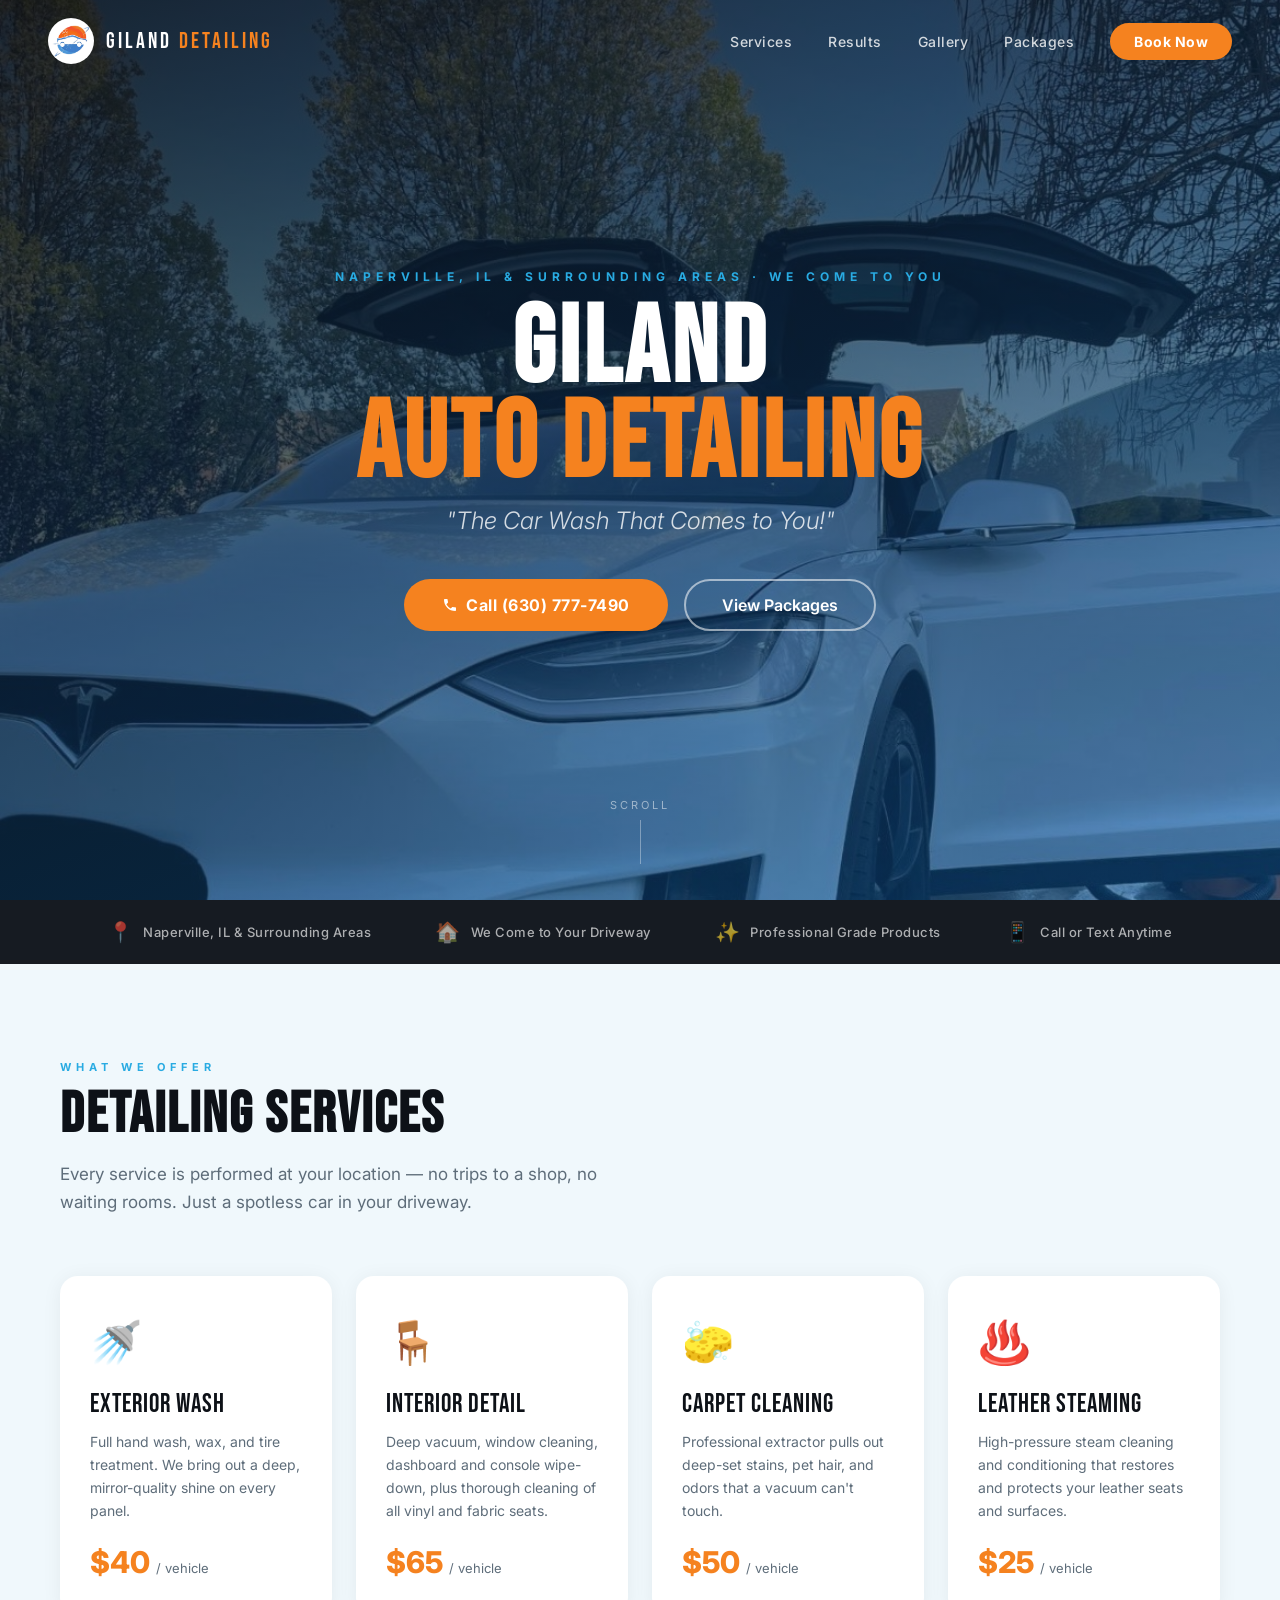
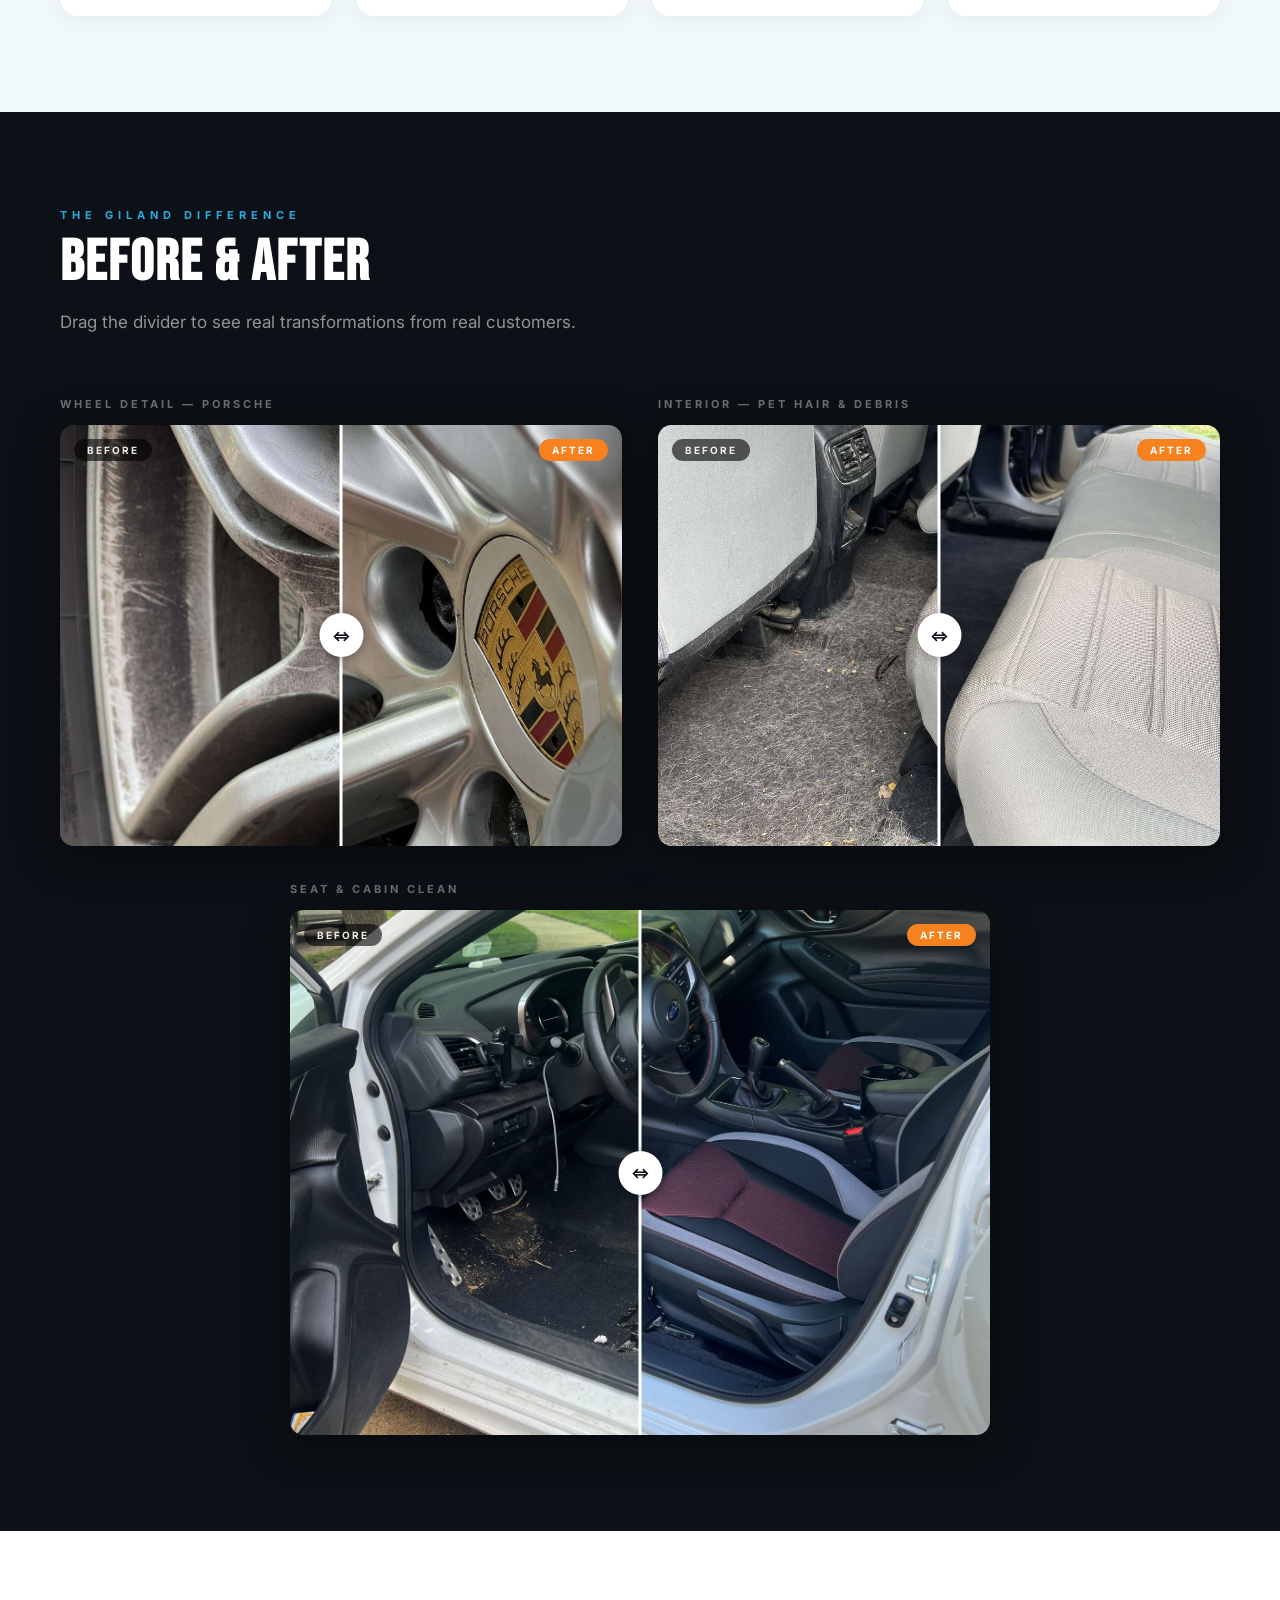
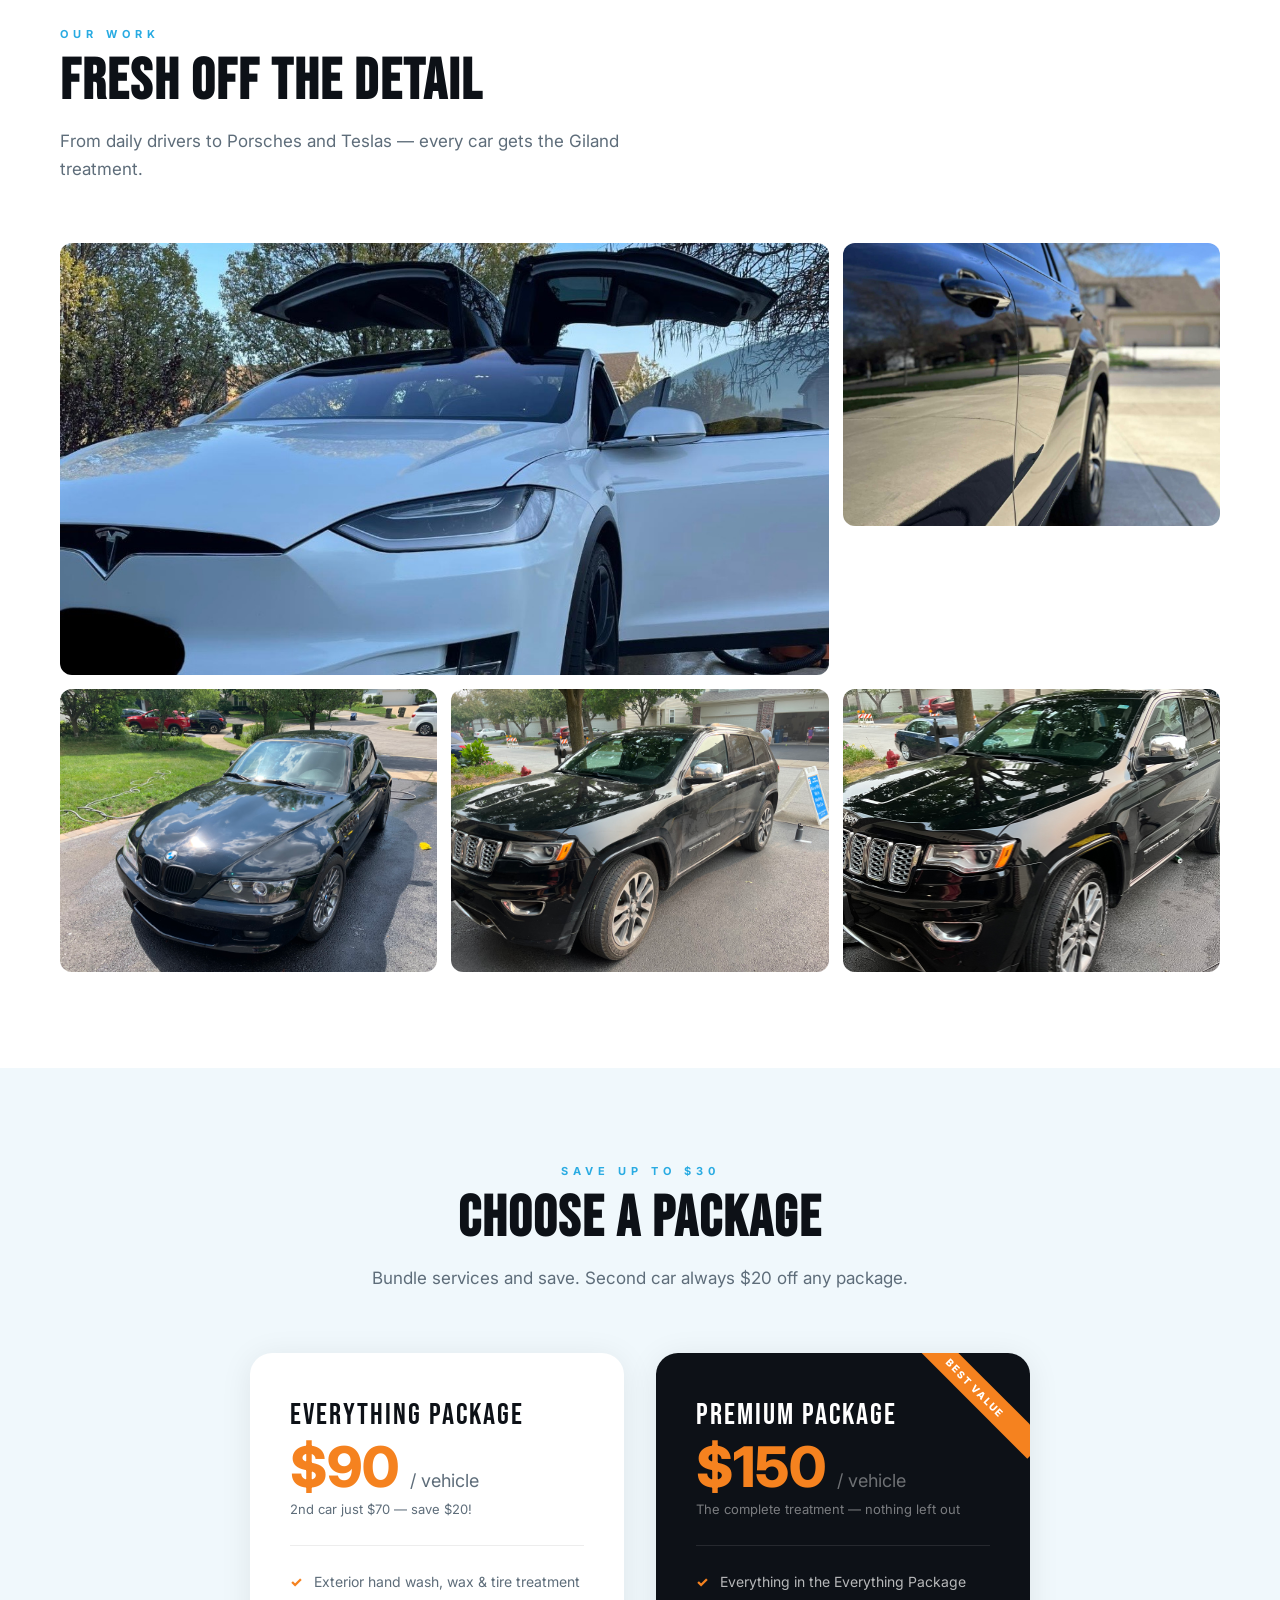
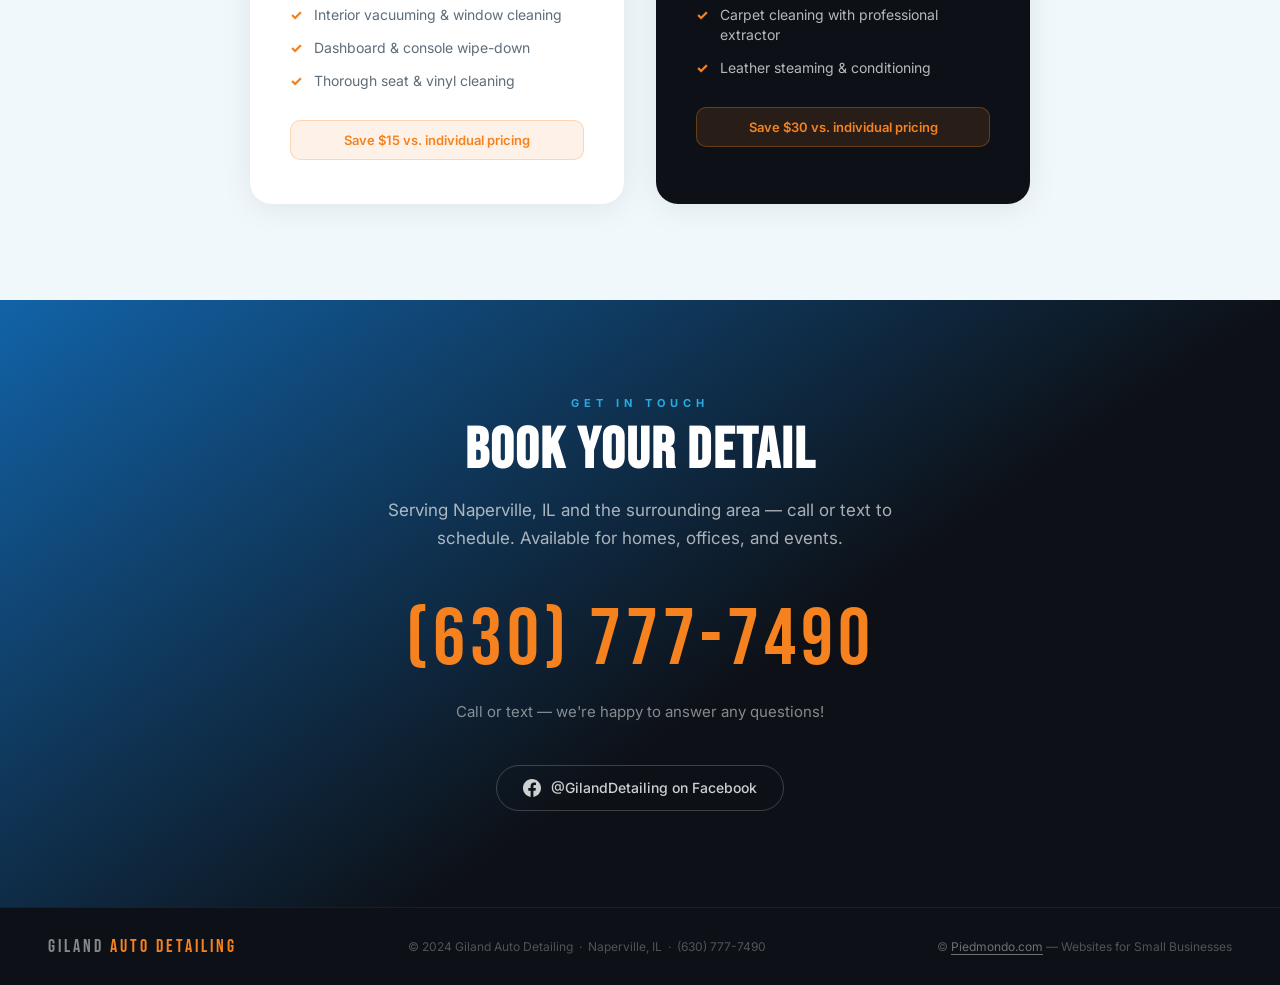
<file: Giland/index.html>
<!DOCTYPE html>
<html lang="en">
<head>
  <meta charset="UTF-8">
  <meta name="viewport" content="width=device-width, initial-scale=1.0">
  <title>Giland Auto Detailing — The Car Wash That Comes to You!</title>
  <meta name="description" content="Giland Auto Detailing — mobile car detailing service serving your driveway. Exterior wash, interior detail, carpet cleaning, and leather steaming. Call (630) 777-7490.">
  <meta property="og:title" content="Giland Auto Detailing — The Car Wash That Comes to You!">
  <meta property="og:description" content="Professional mobile auto detailing serving Naperville, IL and surrounding areas. Exterior, interior, carpet &amp; leather. Call (630) 777-7490.">
  <meta property="og:image" content="https://aogerardi.github.io/Giland/IMG_5332.JPG">
  <meta property="og:image:width" content="1080">
  <meta property="og:image:height" content="1080">
  <meta property="og:url" content="https://aogerardi.github.io/Giland/">
  <meta property="og:type" content="website">
  <meta name="twitter:card" content="summary_large_image">
  <meta name="twitter:image" content="https://aogerardi.github.io/Giland/IMG_5332.JPG">
  <link rel="icon" type="image/jpeg" href="IMG_5332.JPG">
  <link rel="apple-touch-icon" href="IMG_5332.JPG">
  <link rel="preconnect" href="https://fonts.googleapis.com">
  <link href="https://fonts.googleapis.com/css2?family=Bebas+Neue&family=Inter:wght@300;400;500;600;700;800&display=swap" rel="stylesheet">
  <style>
    *, *::before, *::after { box-sizing: border-box; margin: 0; padding: 0; }

    :root {
      --orange:     #F5821F;
      --orange-dk:  #C96209;
      --blue:       #29ABE2;
      --blue-dk:    #1263A8;
      --dark:       #0D1117;
      --dark2:      #161B22;
      --text:       #1a1a1a;
      --muted:      #5e6d7a;
      --bg-light:   #F0F8FC;
      --white:      #ffffff;
    }

    html { scroll-behavior: smooth; }
    body { font-family: 'Inter', sans-serif; color: var(--text); background: var(--white); overflow-x: hidden; }

    /* ── NAV ─────────────────────────────────────────── */
    #nav {
      position: fixed; top: 0; left: 0; right: 0; z-index: 1000;
      padding: 18px 48px;
      display: flex; align-items: center; justify-content: space-between;
      transition: background .3s, box-shadow .3s, padding .3s;
    }
    #nav.scrolled {
      background: rgba(13,17,23,.96);
      backdrop-filter: blur(12px);
      box-shadow: 0 2px 24px rgba(0,0,0,.4);
      padding: 12px 48px;
    }

    .nav-logo { display: flex; align-items: center; gap: 12px; text-decoration: none; }
    .nav-logo img { height: 46px; width: 46px; object-fit: contain; border-radius: 50%; }
    .nav-wordmark { font-family: 'Bebas Neue', sans-serif; font-size: 22px; letter-spacing: 3px; color: var(--white); }
    .nav-wordmark span { color: var(--orange); }

    .nav-links { display: flex; gap: 36px; list-style: none; }
    .nav-links a { color: rgba(255,255,255,.8); text-decoration: none; font-size: 14px; font-weight: 500; letter-spacing: .5px; transition: color .2s; }
    .nav-links a:hover { color: var(--orange); }

    .nav-cta {
      background: var(--orange) !important;
      color: var(--white) !important;
      padding: 10px 24px !important;
      border-radius: 30px;
      font-weight: 700 !important;
      transition: background .2s, transform .2s !important;
    }
    .nav-cta:hover { background: var(--orange-dk) !important; transform: translateY(-1px); }

    .hamburger { display: none; flex-direction: column; gap: 5px; cursor: pointer; padding: 4px; }
    .hamburger span { display: block; width: 24px; height: 2px; background: var(--white); border-radius: 2px; transition: all .3s; }

    /* ── HERO ────────────────────────────────────────── */
    .hero {
      position: relative; height: 100vh; min-height: 600px;
      display: flex; align-items: center; justify-content: center; overflow: hidden;
    }
    .hero-bg {
      position: absolute; inset: 0;
      background-image: url('IMG_5372.jpeg');
      background-size: cover; background-position: center 35%;
      transform: scale(1.06);
      transition: transform 10s ease;
    }
    .hero-bg.zoomed { transform: scale(1); }
    .hero-overlay {
      position: absolute; inset: 0;
      background: linear-gradient(160deg, rgba(10,14,20,.88) 0%, rgba(18,99,168,.45) 100%);
    }
    .hero-content { position: relative; z-index: 1; text-align: center; color: var(--white); padding: 0 24px; max-width: 820px; }
    .hero-eyebrow { font-size: 12px; font-weight: 700; letter-spacing: 5px; text-transform: uppercase; color: var(--blue); margin-bottom: 18px; }
    .hero-title {
      font-family: 'Bebas Neue', sans-serif;
      font-size: clamp(60px, 11vw, 108px);
      line-height: .88;
      letter-spacing: 4px;
      margin-bottom: 14px;
    }
    .hero-title .o { color: var(--orange); }
    .hero-sub { font-size: clamp(18px, 3vw, 24px); font-weight: 300; color: rgba(255,255,255,.8); font-style: italic; margin-bottom: 44px; }
    .hero-btns { display: flex; gap: 16px; justify-content: center; flex-wrap: wrap; }

    .btn-primary {
      background: var(--orange); color: var(--white);
      padding: 16px 38px; border-radius: 50px;
      font-size: 16px; font-weight: 700; text-decoration: none; letter-spacing: .5px;
      transition: background .2s, transform .2s, box-shadow .2s;
      display: inline-flex; align-items: center; gap: 8px;
    }
    .btn-primary:hover { background: var(--orange-dk); transform: translateY(-2px); box-shadow: 0 10px 30px rgba(245,130,31,.45); }

    .btn-ghost {
      background: transparent; color: var(--white);
      padding: 14px 36px; border-radius: 50px;
      font-size: 16px; font-weight: 600; text-decoration: none;
      border: 2px solid rgba(255,255,255,.55);
      transition: border-color .2s, background .2s, transform .2s;
      display: inline-block;
    }
    .btn-ghost:hover { border-color: var(--white); background: rgba(255,255,255,.1); transform: translateY(-2px); }

    .hero-scroll {
      position: absolute; bottom: 36px; left: 50%; transform: translateX(-50%);
      display: flex; flex-direction: column; align-items: center; gap: 8px;
      color: rgba(255,255,255,.5); font-size: 11px; letter-spacing: 3px; text-transform: uppercase;
      animation: pulse-down 2.2s ease-in-out infinite;
    }
    .hero-scroll::after { content: ''; width: 1px; height: 44px; background: rgba(255,255,255,.35); }
    @keyframes pulse-down {
      0%,100% { opacity: .6; transform: translateX(-50%) translateY(0); }
      50% { opacity: 1; transform: translateX(-50%) translateY(-8px); }
    }

    /* ── TRUST BAR ───────────────────────────────────── */
    .trust-bar {
      background: var(--dark2); padding: 20px 48px;
      display: flex; align-items: center; justify-content: center; gap: 64px;
      flex-wrap: wrap;
    }
    .trust-item { display: flex; align-items: center; gap: 10px; color: rgba(255,255,255,.65); font-size: 13px; font-weight: 500; letter-spacing: .5px; }
    .trust-item .icon { font-size: 20px; }

    /* ── SECTIONS COMMON ─────────────────────────────── */
    .section { padding: 96px 48px; }
    .container { max-width: 1160px; margin: 0 auto; }

    .sec-label { font-size: 11px; font-weight: 700; letter-spacing: 5px; text-transform: uppercase; color: var(--blue); margin-bottom: 12px; }
    .sec-title { font-family: 'Bebas Neue', sans-serif; font-size: clamp(38px, 5vw, 58px); letter-spacing: 2px; line-height: 1; color: var(--dark); margin-bottom: 16px; }
    .sec-sub { font-size: 17px; color: var(--muted); line-height: 1.65; max-width: 560px; }
    .sec-head { margin-bottom: 60px; }

    /* ── SERVICES ────────────────────────────────────── */
    .services { background: var(--bg-light); }
    .svc-grid { display: grid; grid-template-columns: repeat(auto-fit, minmax(240px, 1fr)); gap: 24px; }

    .svc-card {
      background: var(--white); border-radius: 18px;
      padding: 36px 30px;
      box-shadow: 0 2px 20px rgba(0,0,0,.06);
      border-top: 4px solid transparent;
      transition: transform .3s, box-shadow .3s, border-color .3s;
    }
    .svc-card:hover { transform: translateY(-7px); box-shadow: 0 16px 48px rgba(0,0,0,.12); border-top-color: var(--orange); }

    .svc-icon { font-size: 42px; margin-bottom: 22px; display: block; }
    .svc-name { font-family: 'Bebas Neue', sans-serif; font-size: 26px; letter-spacing: 1px; color: var(--dark); margin-bottom: 10px; }
    .svc-desc { font-size: 14px; color: var(--muted); line-height: 1.65; margin-bottom: 22px; }
    .svc-price { font-size: 30px; font-weight: 800; color: var(--orange); }
    .svc-price small { font-size: 13px; font-weight: 400; color: var(--muted); }

    /* ── BEFORE / AFTER ──────────────────────────────── */
    .ba-section { background: var(--dark); }
    .ba-section .sec-title { color: var(--white); }
    .ba-section .sec-sub { color: rgba(255,255,255,.55); }

    .ba-grid { display: grid; grid-template-columns: repeat(2, 1fr); gap: 36px; }
    .ba-grid > div:last-child { grid-column: 1 / -1; max-width: 700px; margin: 0 auto; width: 100%; }
    .ba-item-label { font-size: 11px; font-weight: 700; letter-spacing: 3px; text-transform: uppercase; color: rgba(255,255,255,.4); margin-bottom: 14px; }

    .ba-slider {
      position: relative; width: 100%; aspect-ratio: 4/3;
      border-radius: 14px; overflow: hidden;
      cursor: col-resize; user-select: none;
      box-shadow: 0 8px 40px rgba(0,0,0,.5);
    }

    .ba-layer {
      position: absolute; inset: 0;
      background-size: cover; background-position: center;
    }
    .ba-layer-before {
      clip-path: inset(0 50% 0 0);
    }

    .ba-line {
      position: absolute; top: 0; bottom: 0; left: 50%;
      width: 3px; background: var(--white);
      transform: translateX(-50%);
      pointer-events: none; z-index: 10;
    }
    .ba-handle {
      position: absolute; top: 50%; left: 50%;
      transform: translate(-50%, -50%);
      width: 44px; height: 44px;
      background: var(--white); border-radius: 50%;
      display: flex; align-items: center; justify-content: center;
      box-shadow: 0 2px 14px rgba(0,0,0,.4);
      font-size: 14px; color: var(--dark); font-weight: 700;
      pointer-events: none; z-index: 11;
    }

    .ba-badge {
      position: absolute; top: 14px; z-index: 12;
      font-size: 10px; font-weight: 700; letter-spacing: 2px;
      text-transform: uppercase; padding: 5px 13px; border-radius: 20px;
    }
    .ba-badge.before { left: 14px; background: rgba(0,0,0,.6); color: rgba(255,255,255,.9); }
    .ba-badge.after  { right: 14px; background: var(--orange); color: var(--white); }

    /* ── GALLERY ─────────────────────────────────────── */
    .gal-grid { display: grid; grid-template-columns: repeat(3, 1fr); gap: 14px; }
    .gal-item { position: relative; overflow: hidden; border-radius: 12px; aspect-ratio: 4/3; }
    .gal-item.wide { grid-column: span 2; aspect-ratio: 16/9; }
    .gal-item img { width: 100%; height: 100%; object-fit: cover; transition: transform .5s ease; display: block; }
    .gal-item:hover img { transform: scale(1.07); }
    .gal-item::after {
      content: ''; position: absolute; inset: 0;
      background: transparent; transition: background .3s;
    }
    .gal-item:hover::after { background: rgba(245,130,31,.18); }

    /* ── PACKAGES ────────────────────────────────────── */
    .packages { background: var(--bg-light); }
    .pkg-grid {
      display: grid; grid-template-columns: repeat(auto-fit, minmax(320px, 1fr));
      gap: 32px; max-width: 780px; margin: 0 auto;
    }

    .pkg-card {
      background: var(--white); border-radius: 22px;
      padding: 44px 40px;
      box-shadow: 0 4px 32px rgba(0,0,0,.08);
      position: relative; overflow: hidden;
      transition: transform .3s, box-shadow .3s;
    }
    .pkg-card:hover { transform: translateY(-6px); box-shadow: 0 20px 60px rgba(0,0,0,.14); }
    .pkg-card.dark { background: var(--dark); }

    .pkg-ribbon {
      position: absolute; top: 22px; right: -32px;
      background: var(--orange); color: var(--white);
      font-size: 10px; font-weight: 800; letter-spacing: 1.5px;
      padding: 7px 48px; transform: rotate(45deg);
    }

    .pkg-name { font-family: 'Bebas Neue', sans-serif; font-size: 30px; letter-spacing: 2px; margin-bottom: 6px; color: var(--dark); }
    .pkg-card.dark .pkg-name { color: var(--white); }
    .pkg-price { font-size: 56px; font-weight: 800; color: var(--orange); line-height: 1; margin-bottom: 6px; }
    .pkg-price small { font-size: 18px; font-weight: 400; color: var(--muted); }
    .pkg-card.dark .pkg-price small { color: rgba(255,255,255,.4); }
    .pkg-note { font-size: 13px; color: var(--muted); margin-bottom: 28px; }
    .pkg-card.dark .pkg-note { color: rgba(255,255,255,.45); }

    .pkg-divider { height: 1px; background: rgba(0,0,0,.07); margin-bottom: 26px; }
    .pkg-card.dark .pkg-divider { background: rgba(255,255,255,.1); }

    .pkg-list { list-style: none; display: flex; flex-direction: column; gap: 13px; }
    .pkg-list li { display: flex; align-items: flex-start; gap: 12px; font-size: 14px; color: var(--muted); line-height: 1.45; }
    .pkg-card.dark .pkg-list li { color: rgba(255,255,255,.7); }
    .pkg-list li::before { content: '✓'; color: var(--orange); font-weight: 800; flex-shrink: 0; }

    .pkg-save {
      margin-top: 28px;
      background: rgba(245,130,31,.1);
      border: 1px solid rgba(245,130,31,.25);
      border-radius: 10px; padding: 11px 18px;
      font-size: 13px; font-weight: 600; color: var(--orange); text-align: center;
    }
    .pkg-card.dark .pkg-save { background: rgba(245,130,31,.12); border-color: rgba(245,130,31,.3); }

    /* ── CONTACT ─────────────────────────────────────── */
    .contact-section {
      background: linear-gradient(145deg, var(--blue-dk) 0%, var(--dark) 60%);
      text-align: center;
    }
    .contact-section .sec-title { color: var(--white); }
    .contact-section .sec-sub { color: rgba(255,255,255,.65); margin: 0 auto 40px; }
    .contact-phone {
      font-family: 'Bebas Neue', sans-serif;
      font-size: clamp(44px, 8vw, 80px);
      letter-spacing: 5px; color: var(--orange);
      text-decoration: none; display: block;
      margin-bottom: 14px;
      transition: opacity .2s;
    }
    .contact-phone:hover { opacity: .8; }
    .contact-hint { font-size: 15px; color: rgba(255,255,255,.5); margin-bottom: 44px; }

    .social-row { display: flex; justify-content: center; gap: 16px; flex-wrap: wrap; }
    .social-btn {
      display: inline-flex; align-items: center; gap: 10px;
      color: rgba(255,255,255,.8); text-decoration: none;
      font-size: 14px; font-weight: 500;
      padding: 13px 26px; border-radius: 50px;
      border: 1.5px solid rgba(255,255,255,.2);
      transition: border-color .2s, background .2s, color .2s, transform .2s;
    }
    .social-btn:hover { border-color: var(--orange); color: var(--white); background: rgba(245,130,31,.12); transform: translateY(-2px); }
    .social-btn svg { flex-shrink: 0; }

    /* ── FOOTER ──────────────────────────────────────── */
    footer {
      background: var(--dark); padding: 28px 48px;
      display: flex; align-items: center; justify-content: space-between; flex-wrap: wrap; gap: 12px;
      border-top: 1px solid rgba(255,255,255,.06);
    }
    .ft-brand { font-family: 'Bebas Neue', sans-serif; font-size: 18px; letter-spacing: 3px; color: rgba(255,255,255,.5); }
    .ft-brand span { color: var(--orange); }
    .ft-copy { font-size: 12px; color: rgba(255,255,255,.28); }

    /* ── RESPONSIVE ──────────────────────────────────── */
    @media (max-width: 768px) {
      .section { padding: 72px 24px; }
      #nav { padding: 16px 24px; }
      #nav.scrolled { padding: 12px 24px; }
      .nav-links { display: none; }
      .hamburger { display: flex; }
      .trust-bar { gap: 28px; padding: 20px 24px; }
      .ba-grid { grid-template-columns: 1fr; }
      .ba-grid > div:last-child { max-width: 100%; }
      .gal-grid { grid-template-columns: 1fr 1fr; }
      .gal-item.wide { grid-column: span 2; }
      footer { padding: 24px; flex-direction: column; text-align: center; }
    }
    @media (max-width: 480px) {
      .gal-grid { grid-template-columns: 1fr; }
      .gal-item.wide { grid-column: span 1; aspect-ratio: 4/3; }
    }

    /* ── MOBILE NAV DRAWER ───────────────────────────── */
    .mobile-menu {
      display: none; position: fixed; inset: 0; z-index: 999;
      background: rgba(13,17,23,.97); flex-direction: column;
      align-items: center; justify-content: center; gap: 36px;
    }
    .mobile-menu.open { display: flex; }
    .mobile-menu a { color: var(--white); font-family: 'Bebas Neue', sans-serif; font-size: 36px; letter-spacing: 3px; text-decoration: none; transition: color .2s; }
    .mobile-menu a:hover { color: var(--orange); }
    .mobile-close { position: absolute; top: 24px; right: 28px; font-size: 28px; color: var(--white); cursor: pointer; background: none; border: none; }
  </style>
</head>
<body>

<!-- NAV -->
<nav id="nav">
  <a href="#" class="nav-logo">
    <img src="IMG_5332.JPG" alt="Giland Auto Detailing Logo">
    <span class="nav-wordmark">GILAND <span>DETAILING</span></span>
  </a>
  <ul class="nav-links">
    <li><a href="#services">Services</a></li>
    <li><a href="#results">Results</a></li>
    <li><a href="#gallery">Gallery</a></li>
    <li><a href="#packages">Packages</a></li>
    <li><a href="#contact" class="nav-cta">Book Now</a></li>
  </ul>
  <div class="hamburger" id="hamburger" aria-label="Open menu">
    <span></span><span></span><span></span>
  </div>
</nav>

<!-- MOBILE DRAWER -->
<div class="mobile-menu" id="mobileMenu">
  <button class="mobile-close" id="mobileClose" aria-label="Close menu">✕</button>
  <a href="#services" class="mm-link">Services</a>
  <a href="#results" class="mm-link">Results</a>
  <a href="#gallery" class="mm-link">Gallery</a>
  <a href="#packages" class="mm-link">Packages</a>
  <a href="#contact" class="mm-link" style="color: var(--orange)">Book Now</a>
</div>

<!-- HERO -->
<section class="hero">
  <div class="hero-bg" id="heroBg"></div>
  <div class="hero-overlay"></div>
  <div class="hero-content">
    <p class="hero-eyebrow">Naperville, IL &amp; Surrounding Areas · We Come to You</p>
    <h1 class="hero-title">GILAND<br><span class="o">AUTO DETAILING</span></h1>
    <p class="hero-sub">"The Car Wash That Comes to You!"</p>
    <div class="hero-btns">
      <a href="tel:6307777490" class="btn-primary">
        <svg width="16" height="16" viewBox="0 0 24 24" fill="currentColor"><path d="M6.62 10.79c1.44 2.83 3.76 5.14 6.59 6.59l2.2-2.2c.27-.27.67-.36 1.02-.24 1.12.37 2.33.57 3.57.57.55 0 1 .45 1 1V20c0 .55-.45 1-1 1-9.39 0-17-7.61-17-17 0-.55.45-1 1-1h3.5c.55 0 1 .45 1 1 0 1.25.2 2.45.57 3.57.11.35.03.74-.25 1.02l-2.2 2.2z"/></svg>
        Call (630) 777-7490
      </a>
      <a href="#packages" class="btn-ghost">View Packages</a>
    </div>
  </div>
  <div class="hero-scroll">Scroll</div>
</section>

<!-- TRUST BAR -->
<div class="trust-bar">
  <div class="trust-item"><span class="icon">📍</span> Naperville, IL &amp; Surrounding Areas</div>
  <div class="trust-item"><span class="icon">🏠</span> We Come to Your Driveway</div>
  <div class="trust-item"><span class="icon">✨</span> Professional Grade Products</div>
  <div class="trust-item"><span class="icon">📱</span> Call or Text Anytime</div>
</div>

<!-- SERVICES -->
<section class="section services" id="services">
  <div class="container">
    <div class="sec-head">
      <p class="sec-label">What We Offer</p>
      <h2 class="sec-title">DETAILING SERVICES</h2>
      <p class="sec-sub">Every service is performed at your location — no trips to a shop, no waiting rooms. Just a spotless car in your driveway.</p>
    </div>
    <div class="svc-grid">
      <div class="svc-card">
        <span class="svc-icon">🚿</span>
        <div class="svc-name">EXTERIOR WASH</div>
        <p class="svc-desc">Full hand wash, wax, and tire treatment. We bring out a deep, mirror-quality shine on every panel.</p>
        <div class="svc-price">$40 <small>/ vehicle</small></div>
      </div>
      <div class="svc-card">
        <span class="svc-icon">🪑</span>
        <div class="svc-name">INTERIOR DETAIL</div>
        <p class="svc-desc">Deep vacuum, window cleaning, dashboard and console wipe-down, plus thorough cleaning of all vinyl and fabric seats.</p>
        <div class="svc-price">$65 <small>/ vehicle</small></div>
      </div>
      <div class="svc-card">
        <span class="svc-icon">🧽</span>
        <div class="svc-name">CARPET CLEANING</div>
        <p class="svc-desc">Professional extractor pulls out deep-set stains, pet hair, and odors that a vacuum can't touch.</p>
        <div class="svc-price">$50 <small>/ vehicle</small></div>
      </div>
      <div class="svc-card">
        <span class="svc-icon">♨️</span>
        <div class="svc-name">LEATHER STEAMING</div>
        <p class="svc-desc">High-pressure steam cleaning and conditioning that restores and protects your leather seats and surfaces.</p>
        <div class="svc-price">$25 <small>/ vehicle</small></div>
      </div>
    </div>
  </div>
</section>

<!-- BEFORE / AFTER -->
<section class="section ba-section" id="results">
  <div class="container">
    <div class="sec-head">
      <p class="sec-label">The Giland Difference</p>
      <h2 class="sec-title">BEFORE &amp; AFTER</h2>
      <p class="sec-sub">Drag the divider to see real transformations from real customers.</p>
    </div>
    <div class="ba-grid">

      <!-- Wheels -->
      <div>
        <div class="ba-item-label">Wheel Detail — Porsche</div>
        <div class="ba-slider" data-slider>
          <div class="ba-layer" style="background-image: url('IMG_5371.JPG');"></div>
          <div class="ba-layer ba-layer-before" style="background-image: url('IMG_5370.JPG');"></div>
          <div class="ba-line"><div class="ba-handle">⇔</div></div>
          <span class="ba-badge before">Before</span>
          <span class="ba-badge after">After</span>
        </div>
      </div>

      <!-- Carpet / Pet Hair -->
      <div>
        <div class="ba-item-label">Interior — Pet Hair &amp; Debris</div>
        <div class="ba-slider" data-slider>
          <div class="ba-layer" style="background-image: url('IMG_6284.JPG');"></div>
          <div class="ba-layer ba-layer-before" style="background-image: url('IMG_6283.JPG');"></div>
          <div class="ba-line"><div class="ba-handle">⇔</div></div>
          <span class="ba-badge before">Before</span>
          <span class="ba-badge after">After</span>
        </div>
      </div>

      <!-- Van Interior -->
      <div>
        <div class="ba-item-label">Seat &amp; Cabin Clean</div>
        <div class="ba-slider" data-slider>
          <div class="ba-layer" style="background-image: url('IMG_5613.jpeg');"></div>
          <div class="ba-layer ba-layer-before" style="background-image: url('IMG_5612.jpeg');"></div>
          <div class="ba-line"><div class="ba-handle">⇔</div></div>
          <span class="ba-badge before">Before</span>
          <span class="ba-badge after">After</span>
        </div>
      </div>

    </div>
  </div>
</section>

<!-- GALLERY -->
<section class="section" id="gallery">
  <div class="container">
    <div class="sec-head">
      <p class="sec-label">Our Work</p>
      <h2 class="sec-title">FRESH OFF THE DETAIL</h2>
      <p class="sec-sub">From daily drivers to Porsches and Teslas — every car gets the Giland treatment.</p>
    </div>
    <div class="gal-grid">
      <div class="gal-item wide">
        <img src="IMG_5372.jpeg" alt="Tesla Model X with falcon doors after detail" loading="lazy">
      </div>
      <div class="gal-item">
        <img src="IMG_5373.jpeg" alt="Dark SUV mirror-gloss exterior after detail" loading="lazy">
      </div>
      <div class="gal-item">
        <img src="IMG_4674.jpeg" alt="BMW Z3 coupe exterior after detail" loading="lazy">
      </div>
      <div class="gal-item">
        <img src="IMG_6145.jpeg" alt="Jeep Grand Cherokee detailed exterior" loading="lazy">
      </div>
      <div class="gal-item">
        <img src="IMG_6147.jpeg" alt="Jeep Grand Cherokee side profile" loading="lazy">
      </div>
    </div>
  </div>
</section>

<!-- PACKAGES -->
<section class="section packages" id="packages">
  <div class="container">
    <div class="sec-head" style="text-align: center; max-width: 600px; margin: 0 auto 60px;">
      <p class="sec-label">Save Up to $30</p>
      <h2 class="sec-title">CHOOSE A PACKAGE</h2>
      <p class="sec-sub" style="margin: 0 auto;">Bundle services and save. Second car always $20 off any package.</p>
    </div>
    <div class="pkg-grid">

      <div class="pkg-card">
        <div class="pkg-name">Everything Package</div>
        <div class="pkg-price">$90 <small>/ vehicle</small></div>
        <div class="pkg-note">2nd car just $70 — save $20!</div>
        <div class="pkg-divider"></div>
        <ul class="pkg-list">
          <li>Exterior hand wash, wax &amp; tire treatment</li>
          <li>Interior vacuuming &amp; window cleaning</li>
          <li>Dashboard &amp; console wipe-down</li>
          <li>Thorough seat &amp; vinyl cleaning</li>
        </ul>
        <div class="pkg-save">Save $15 vs. individual pricing</div>
      </div>

      <div class="pkg-card dark">
        <div class="pkg-ribbon">BEST VALUE</div>
        <div class="pkg-name">Premium Package</div>
        <div class="pkg-price">$150 <small>/ vehicle</small></div>
        <div class="pkg-note">The complete treatment — nothing left out</div>
        <div class="pkg-divider"></div>
        <ul class="pkg-list">
          <li>Everything in the Everything Package</li>
          <li>Carpet cleaning with professional extractor</li>
          <li>Leather steaming &amp; conditioning</li>
        </ul>
        <div class="pkg-save">Save $30 vs. individual pricing</div>
      </div>

    </div>
  </div>
</section>

<!-- CONTACT -->
<section class="section contact-section" id="contact">
  <div class="container">
    <p class="sec-label">Get in Touch</p>
    <h2 class="sec-title">BOOK YOUR DETAIL</h2>
    <p class="sec-sub">Serving Naperville, IL and the surrounding area — call or text to schedule. Available for homes, offices, and events.</p>
    <a href="tel:6307777490" class="contact-phone">(630) 777-7490</a>
    <p class="contact-hint">Call or text — we're happy to answer any questions!</p>
    <div class="social-row">
      <a href="https://www.facebook.com/GilandDetailing" target="_blank" rel="noopener" class="social-btn">
        <svg width="18" height="18" viewBox="0 0 24 24" fill="currentColor"><path d="M24 12.073c0-6.627-5.373-12-12-12s-12 5.373-12 12c0 5.99 4.388 10.954 10.125 11.854v-8.385H7.078v-3.47h3.047V9.43c0-3.007 1.792-4.669 4.533-4.669 1.312 0 2.686.235 2.686.235v2.953H15.83c-1.491 0-1.956.925-1.956 1.874v2.25h3.328l-.532 3.47h-2.796v8.385C19.612 23.027 24 18.062 24 12.073z"/></svg>
        @GilandDetailing on Facebook
      </a>
    </div>
  </div>
</section>

<!-- FOOTER -->
<footer>
  <div class="ft-brand">GILAND <span>AUTO DETAILING</span></div>
  <div class="ft-copy">© 2024 Giland Auto Detailing &nbsp;·&nbsp; Naperville, IL &nbsp;·&nbsp; (630) 777-7490</div>
  <div class="ft-copy">© <a href="https://piedmondo.com" target="_blank" rel="noopener" style="color: rgba(255,255,255,.4); text-decoration: underline; text-underline-offset: 3px;">Piedmondo.com</a> — Websites for Small Businesses</div>
</footer>

<script>
  // Nav scroll
  const nav = document.getElementById('nav');
  const onScroll = () => nav.classList.toggle('scrolled', window.scrollY > 60);
  window.addEventListener('scroll', onScroll, { passive: true });
  onScroll();

  // Hero Ken Burns
  window.addEventListener('load', () => {
    setTimeout(() => document.getElementById('heroBg').classList.add('zoomed'), 200);
  });

  // Mobile menu
  const hamburger = document.getElementById('hamburger');
  const mobileMenu = document.getElementById('mobileMenu');
  const mobileClose = document.getElementById('mobileClose');
  const closeMenu = () => mobileMenu.classList.remove('open');
  hamburger.addEventListener('click', () => mobileMenu.classList.add('open'));
  mobileClose.addEventListener('click', closeMenu);
  document.querySelectorAll('.mm-link').forEach(l => l.addEventListener('click', closeMenu));

  // Before/After sliders
  document.querySelectorAll('[data-slider]').forEach(slider => {
    const beforeLayer = slider.querySelector('.ba-layer-before');
    const line = slider.querySelector('.ba-line');
    let active = false;

    function setPos(clientX) {
      const rect = slider.getBoundingClientRect();
      let pct = (clientX - rect.left) / rect.width;
      pct = Math.max(0.01, Math.min(0.99, pct));
      const rightClip = ((1 - pct) * 100).toFixed(1);
      beforeLayer.style.clipPath = `inset(0 ${rightClip}% 0 0)`;
      line.style.left = `${(pct * 100).toFixed(1)}%`;
    }

    slider.addEventListener('mousedown', e => { active = true; setPos(e.clientX); e.preventDefault(); });
    window.addEventListener('mousemove', e => { if (active) setPos(e.clientX); });
    window.addEventListener('mouseup', () => { active = false; });

    slider.addEventListener('touchstart', e => { active = true; setPos(e.touches[0].clientX); }, { passive: true });
    window.addEventListener('touchmove', e => { if (active) setPos(e.touches[0].clientX); }, { passive: true });
    window.addEventListener('touchend', () => { active = false; });
  });
</script>
</body>
</html>
</file>
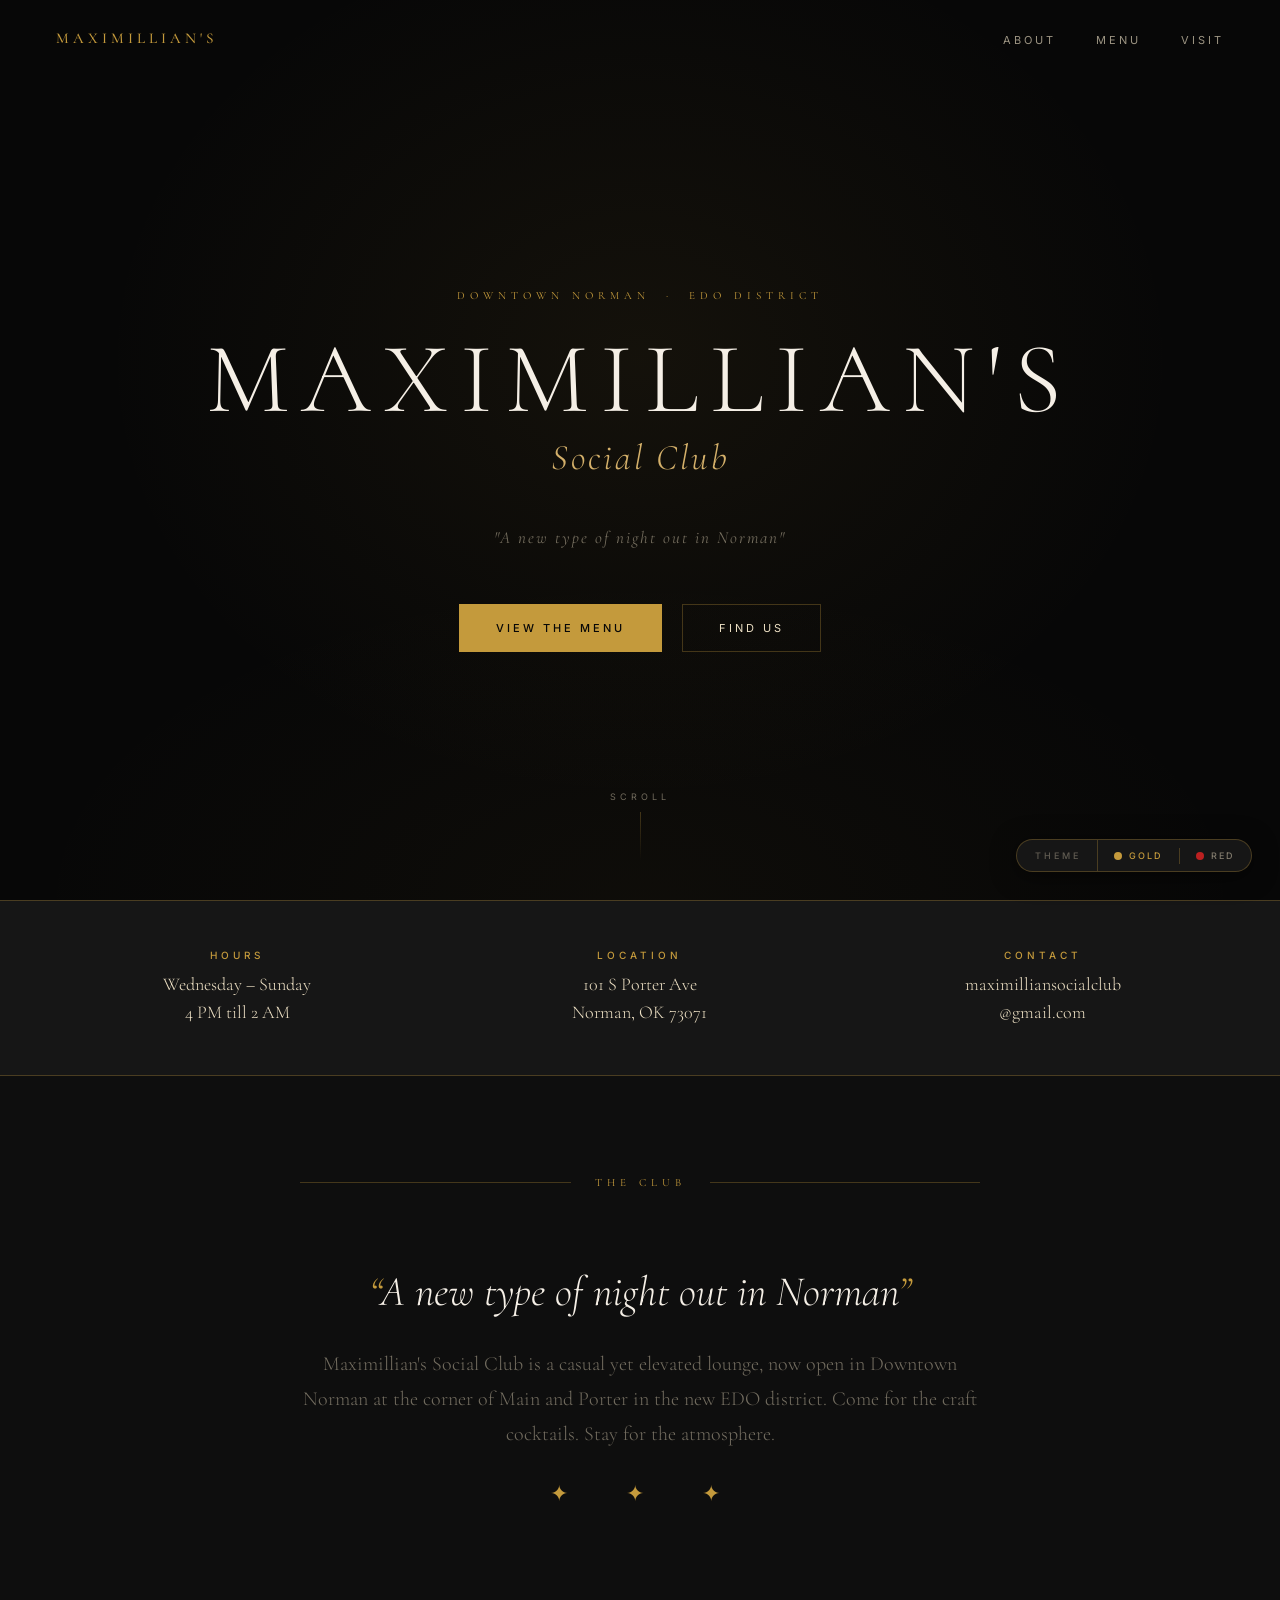
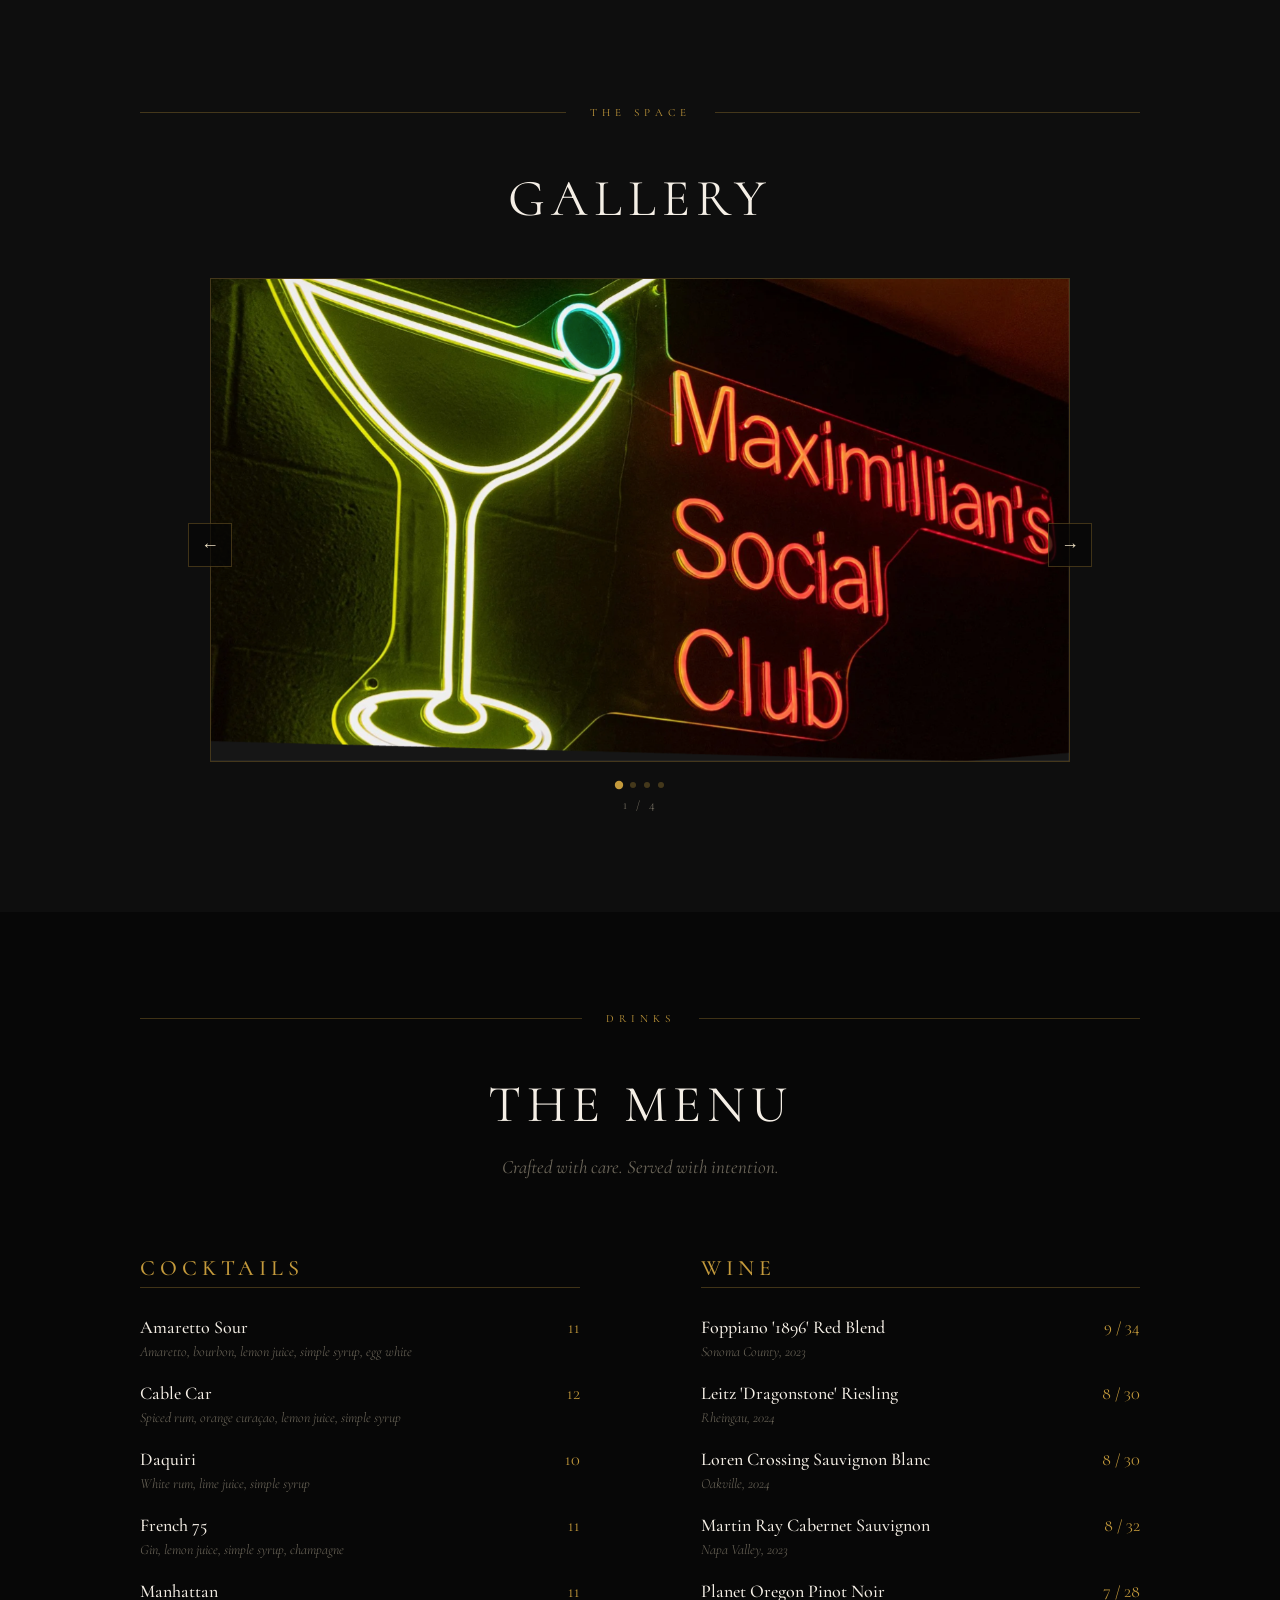
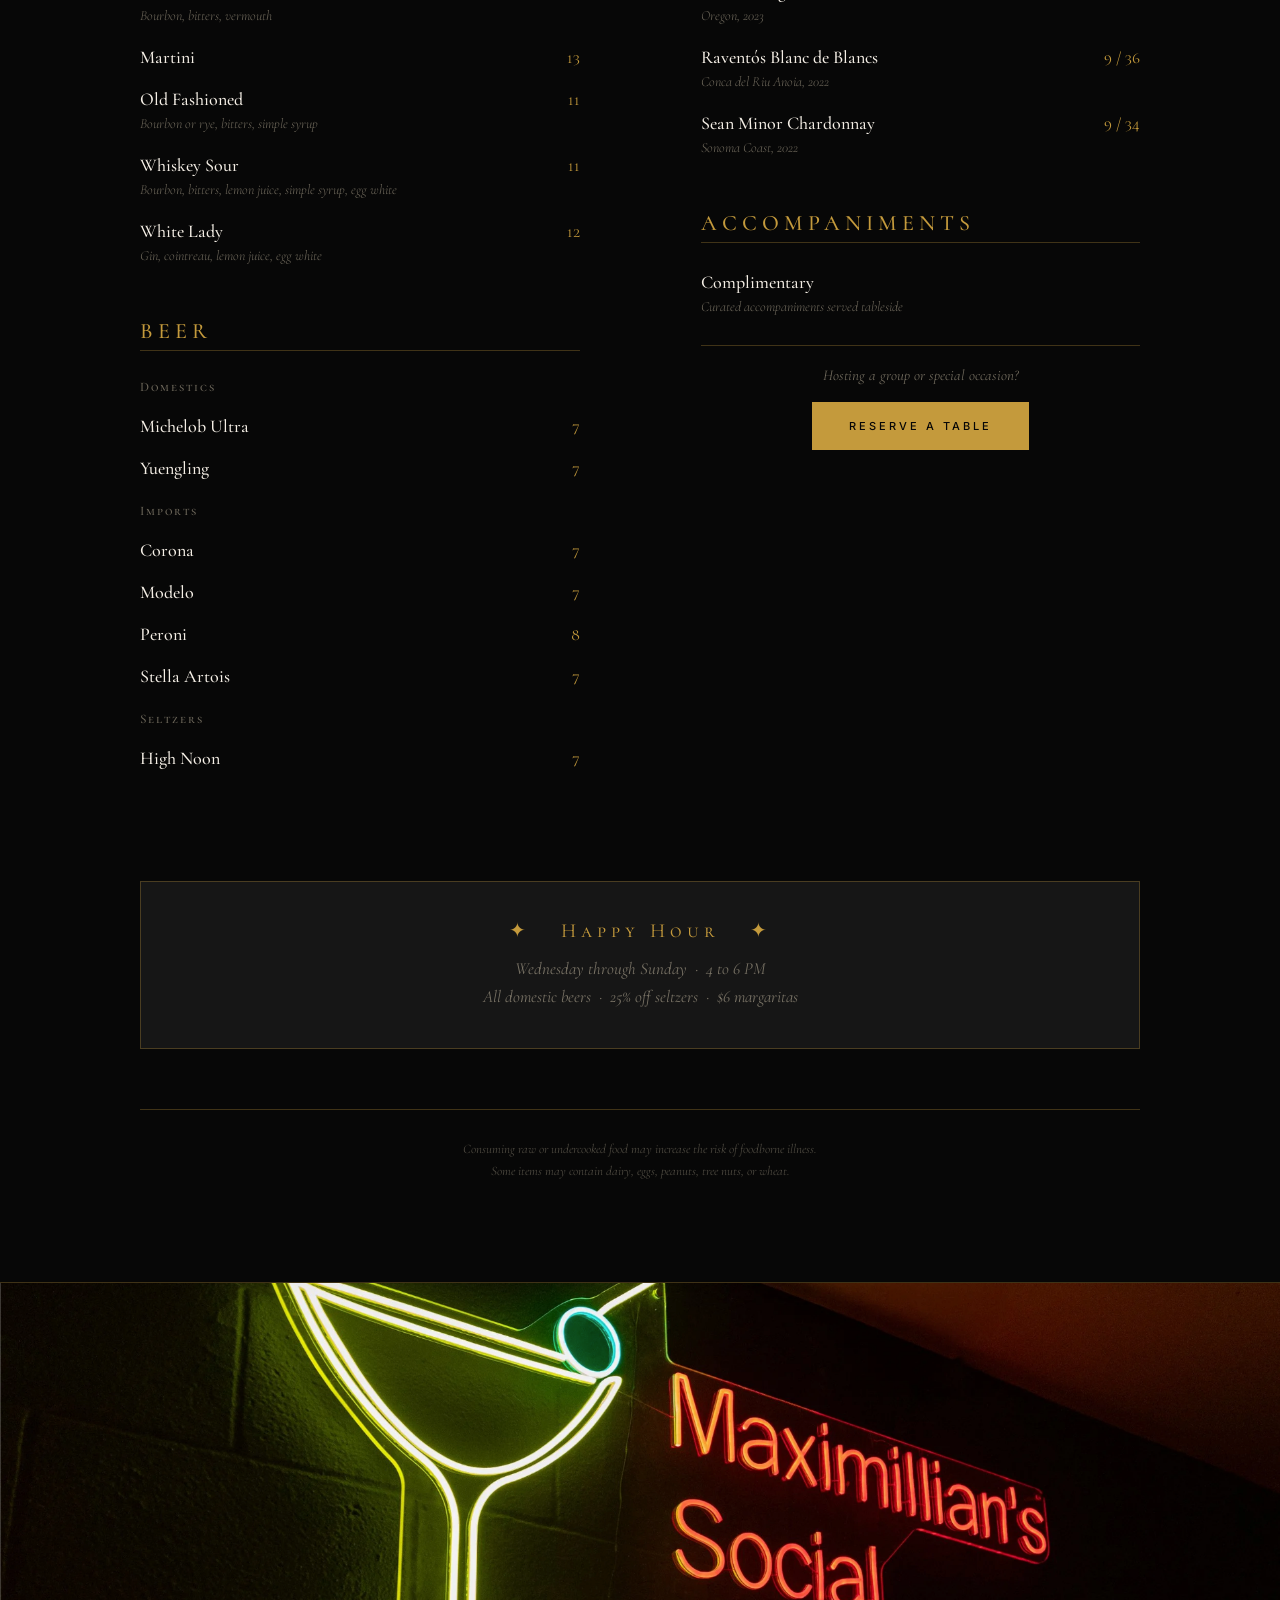
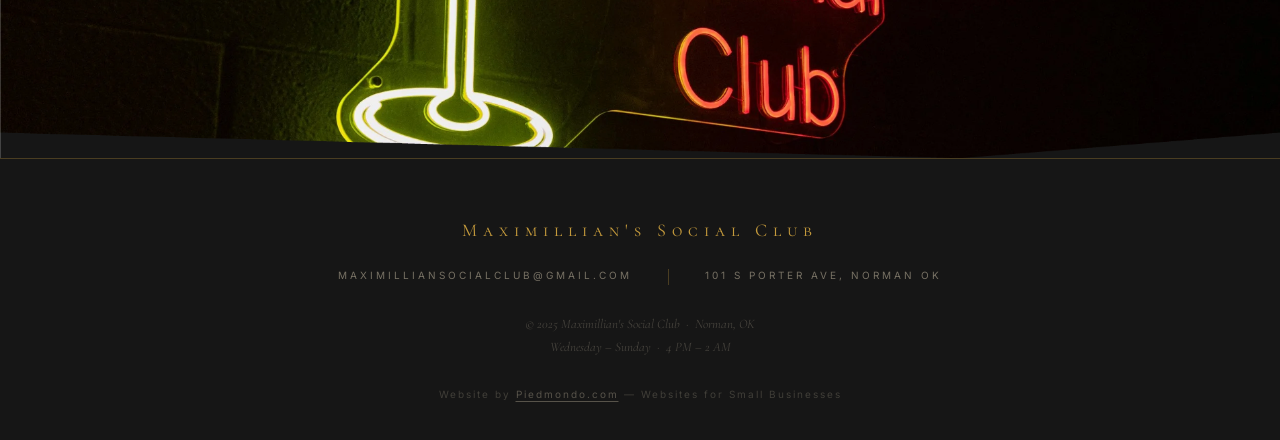
<file: Maximillian/index.html>
<!DOCTYPE html>
<html lang="en">
<head>
  <meta charset="UTF-8">
  <meta name="viewport" content="width=device-width, initial-scale=1.0">
  <title>Maximillian's Social Club — Downtown Norman, OK</title>
  <meta name="description" content="A casual yet elevated lounge in Downtown Norman, OK. Craft cocktails, fine wine, and a new type of night out in the EDO district.">
  <link rel="icon" type="image/png" href="favicon.png">
  <link rel="preconnect" href="https://fonts.googleapis.com">
  <link href="https://fonts.googleapis.com/css2?family=Cormorant+Garamond:ital,wght@0,300;0,400;0,500;0,600;1,300;1,400&family=Cormorant+SC:wght@300;400;500;600&family=Inter:wght@300;400;500&display=swap" rel="stylesheet">

  <style>
    *, *::before, *::after { box-sizing: border-box; margin: 0; padding: 0; }

    :root {
      --black:   #070707;
      --dark:    #0E0E0E;
      --dark2:   #161616;
      --gold:    #C49A3C;
      --gold-lt: #D4B06A;
      --cream:   #EDE0C4;
      --muted:   rgba(237,224,196,.45);
      --rule:    rgba(196,154,60,.3);
      --white:   #F5EFE6;
    }

    body.red-scheme {
      --gold:    #BB2020;
      --gold-lt: #D93535;
      --cream:   #F0DADA;
      --muted:   rgba(240,218,218,.45);
      --rule:    rgba(187,32,32,.35);
      --white:   #FAF0F0;
    }

    /* ── THEME TOGGLE ─────────────────────────────── */
    .theme-toggle {
      position: fixed; bottom: 28px; right: 28px; z-index: 500;
      display: flex; align-items: center; gap: 0;
      background: var(--dark2);
      border: 1px solid var(--rule);
      border-radius: 40px;
      overflow: hidden;
      box-shadow: 0 4px 24px rgba(0,0,0,.5);
    }

    .theme-toggle-label {
      font-family: 'Inter', sans-serif;
      font-size: 9px; font-weight: 500;
      letter-spacing: 3px; text-transform: uppercase;
      color: rgba(237,224,196,.35);
      padding: 10px 16px 10px 18px;
      border-right: 1px solid var(--rule);
      white-space: nowrap;
    }

    .theme-btn {
      display: flex; align-items: center; gap: 7px;
      padding: 10px 16px;
      font-family: 'Inter', sans-serif;
      font-size: 9px; font-weight: 500;
      letter-spacing: 2px; text-transform: uppercase;
      background: none; border: none; cursor: pointer;
      color: rgba(237,224,196,.5);
      transition: color .2s, background .2s;
    }
    .theme-btn:hover { color: var(--cream); background: rgba(255,255,255,.04); }
    .theme-btn.active { color: var(--gold); }

    .theme-btn .swatch {
      width: 8px; height: 8px; border-radius: 50%; flex-shrink: 0;
    }
    .theme-btn.gold-btn .swatch { background: #C49A3C; }
    .theme-btn.red-btn  .swatch { background: #BB2020; }

    .theme-divider { width: 1px; height: 16px; background: var(--rule); }

    html { scroll-behavior: smooth; }

    body {
      font-family: 'Inter', sans-serif;
      background: var(--black);
      color: var(--cream);
      overflow-x: hidden;
    }

    /* ── GRAIN OVERLAY ────────────────────────────── */
    body::before {
      content: '';
      position: fixed; inset: 0; z-index: 0; pointer-events: none;
      opacity: .028;
      background-image: url("data:image/svg+xml,%3Csvg viewBox='0 0 256 256' xmlns='http://www.w3.org/2000/svg'%3E%3Cfilter id='n'%3E%3CfeTurbulence type='fractalNoise' baseFrequency='0.9' numOctaves='4' stitchTiles='stitch'/%3E%3C/filter%3E%3Crect width='100%25' height='100%25' filter='url(%23n)'/%3E%3C/svg%3E");
      background-size: 128px;
    }

    /* ── NAV ──────────────────────────────────────── */
    #nav {
      position: fixed; top: 0; left: 0; right: 0; z-index: 100;
      padding: 28px 56px;
      display: flex; align-items: center; justify-content: space-between;
      transition: background .4s, padding .4s;
    }
    #nav.scrolled {
      background: rgba(7,7,7,.96);
      backdrop-filter: blur(10px);
      padding: 18px 56px;
      border-bottom: 1px solid var(--rule);
    }

    .nav-logo {
      font-family: 'Cormorant SC', serif;
      font-size: 15px; font-weight: 500;
      letter-spacing: 4px; color: var(--gold);
      text-decoration: none; text-transform: uppercase;
    }

    .nav-links { display: flex; gap: 40px; list-style: none; }
    .nav-links a {
      font-family: 'Inter', sans-serif;
      font-size: 11px; font-weight: 400;
      letter-spacing: 3px; text-transform: uppercase;
      color: rgba(237,224,196,.65);
      text-decoration: none; transition: color .25s;
    }
    .nav-links a:hover { color: var(--gold); }

    .hamburger { display: none; flex-direction: column; gap: 5px; cursor: pointer; }
    .hamburger span { display: block; width: 22px; height: 1px; background: var(--cream); transition: all .3s; }

    /* ── HERO ─────────────────────────────────────── */
    .hero {
      position: relative;
      min-height: 100vh;
      display: flex; flex-direction: column;
      align-items: center; justify-content: center;
      text-align: center;
      overflow: hidden;
      padding: 120px 40px 80px;
    }

    .hero-bg {
      position: absolute; inset: 0;
      background:
        radial-gradient(ellipse 60% 70% at 50% 40%, rgba(196,154,60,.07) 0%, transparent 70%),
        radial-gradient(ellipse 80% 60% at 50% 100%, rgba(196,154,60,.04) 0%, transparent 60%),
        var(--black);
    }

    .hero-rule {
      display: flex; align-items: center; gap: 20px;
      margin-bottom: 32px; position: relative; z-index: 1;
    }
    .hero-rule::before, .hero-rule::after {
      content: ''; flex: 1; max-width: 80px;
      height: 1px; background: var(--gold);
    }
    .hero-rule span {
      font-family: 'Cormorant SC', serif;
      font-size: 11px; letter-spacing: 5px;
      color: var(--gold); text-transform: uppercase;
    }

    .hero-title {
      font-family: 'Cormorant SC', serif;
      font-size: clamp(48px, 9vw, 100px);
      font-weight: 300; letter-spacing: 12px;
      line-height: .92; color: var(--white);
      text-transform: uppercase;
      position: relative; z-index: 1;
      margin-bottom: 10px;
    }

    .hero-sub {
      font-family: 'Cormorant Garamond', serif;
      font-size: clamp(22px, 4vw, 36px);
      font-weight: 300; font-style: italic;
      letter-spacing: 3px; color: var(--gold-lt);
      position: relative; z-index: 1;
      margin-bottom: 48px;
    }

    .hero-tagline {
      font-family: 'Cormorant Garamond', serif;
      font-size: clamp(14px, 2vw, 17px);
      font-style: italic; color: var(--muted);
      letter-spacing: 2px;
      position: relative; z-index: 1;
      margin-bottom: 56px;
    }

    .hero-ctas {
      display: flex; gap: 20px; justify-content: center;
      flex-wrap: wrap; position: relative; z-index: 1;
    }

    .btn-gold {
      font-family: 'Inter', sans-serif;
      font-size: 11px; font-weight: 500; letter-spacing: 3px;
      text-transform: uppercase; text-decoration: none;
      color: var(--black);
      background: var(--gold);
      padding: 16px 36px;
      border: 1px solid var(--gold);
      transition: background .25s, color .25s, transform .25s;
      display: inline-block;
    }
    .btn-gold:hover { background: var(--gold-lt); transform: translateY(-2px); }

    .btn-outline {
      font-family: 'Inter', sans-serif;
      font-size: 11px; font-weight: 400; letter-spacing: 3px;
      text-transform: uppercase; text-decoration: none;
      color: var(--cream);
      background: transparent;
      padding: 16px 36px;
      border: 1px solid var(--rule);
      transition: border-color .25s, color .25s, transform .25s;
      display: inline-block;
    }
    .btn-outline:hover { border-color: var(--gold); color: var(--gold); transform: translateY(-2px); }

    .hero-scroll {
      position: absolute; bottom: 40px; left: 50%;
      transform: translateX(-50%);
      display: flex; flex-direction: column; align-items: center; gap: 10px;
      color: var(--muted); font-size: 9px; letter-spacing: 4px; text-transform: uppercase;
    }
    .hero-scroll::after {
      content: ''; width: 1px; height: 48px;
      background: linear-gradient(to bottom, var(--rule), transparent);
    }

    /* ── NEON PHOTO BAND ─────────────────────────── */
    .neon-band {
      position: relative;
      border-top: 1px solid var(--rule);
    }
    .neon-band img {
      width: 100%; height: auto;
      display: block;
    }

    /* ── INFO STRIP ───────────────────────────────── */
    .info-strip {
      background: var(--dark2);
      border-top: 1px solid var(--rule);
      border-bottom: 1px solid var(--rule);
      padding: 48px 56px;
      display: grid;
      grid-template-columns: repeat(3, 1fr);
      gap: 40px;
      text-align: center;
    }

    .info-block { display: flex; flex-direction: column; gap: 10px; }

    .info-label {
      font-family: 'Inter', sans-serif;
      font-size: 10px; font-weight: 500;
      letter-spacing: 4px; text-transform: uppercase;
      color: var(--gold);
    }

    .info-value {
      font-family: 'Cormorant Garamond', serif;
      font-size: 18px; font-weight: 300;
      line-height: 1.55; color: var(--cream);
    }

    .info-divider {
      width: 1px; background: var(--rule);
      display: none;
    }

    /* ── SECTIONS ─────────────────────────────────── */
    .section { padding: 100px 56px; }
    .container { max-width: 1000px; margin: 0 auto; }

    .section-mark {
      display: flex; align-items: center; gap: 24px;
      margin-bottom: 48px;
    }
    .section-mark::before, .section-mark::after {
      content: ''; flex: 1; height: 1px; background: var(--rule);
    }
    .section-mark span {
      font-family: 'Cormorant SC', serif;
      font-size: 11px; letter-spacing: 5px;
      color: var(--gold); text-transform: uppercase;
      white-space: nowrap;
    }

    .section-title {
      font-family: 'Cormorant SC', serif;
      font-size: clamp(32px, 5vw, 52px);
      font-weight: 400; letter-spacing: 6px;
      text-transform: uppercase; color: var(--white);
      text-align: center; margin-bottom: 16px;
    }

    .section-sub {
      font-family: 'Cormorant Garamond', serif;
      font-size: 19px; font-style: italic;
      color: var(--muted); text-align: center;
      line-height: 1.6; max-width: 600px;
      margin: 0 auto;
    }

    /* ── ABOUT ────────────────────────────────────── */
    .about { background: var(--dark); }

    .about-inner {
      max-width: 680px; margin: 0 auto;
      text-align: center;
      display: flex; flex-direction: column; gap: 28px;
    }

    .about-quote {
      font-family: 'Cormorant Garamond', serif;
      font-size: clamp(28px, 4vw, 42px);
      font-weight: 300; font-style: italic;
      line-height: 1.3; color: var(--white);
    }

    .about-quote::before { content: '\201C'; color: var(--gold); }
    .about-quote::after  { content: '\201D'; color: var(--gold); }

    .about-body {
      font-family: 'Cormorant Garamond', serif;
      font-size: 20px; font-weight: 300;
      line-height: 1.75; color: var(--muted);
    }

    .about-ornament {
      color: var(--gold); font-size: 22px;
      letter-spacing: 10px;
    }

    /* ── MENU ─────────────────────────────────────── */
    .menu { background: var(--black); }

    .menu-grid {
      display: grid;
      grid-template-columns: 1fr 1px 1fr;
      gap: 0 60px;
      align-items: start;
    }
    .menu-col-divider { background: var(--rule); }

    .menu-category { margin-bottom: 52px; }

    .menu-cat-title {
      font-family: 'Cormorant SC', serif;
      font-size: 22px; font-weight: 500;
      letter-spacing: 5px; text-transform: uppercase;
      color: var(--gold); margin-bottom: 6px;
    }

    .menu-cat-rule {
      height: 1px; background: var(--rule); margin-bottom: 28px;
    }

    .menu-item { margin-bottom: 20px; }

    .menu-item-top {
      display: flex; justify-content: space-between;
      align-items: baseline; gap: 12px;
    }

    .menu-item-name {
      font-family: 'Cormorant Garamond', serif;
      font-size: 18px; font-weight: 500;
      color: var(--white);
    }

    .menu-item-price {
      font-family: 'Cormorant SC', serif;
      font-size: 16px; font-weight: 400;
      color: var(--gold); white-space: nowrap;
      flex-shrink: 0;
    }

    .menu-item-desc {
      font-family: 'Cormorant Garamond', serif;
      font-size: 14px; font-weight: 300; font-style: italic;
      color: var(--muted); margin-top: 3px;
      line-height: 1.5;
    }

    .menu-footnote {
      margin-top: 60px;
      border-top: 1px solid var(--rule);
      padding-top: 28px;
    }

    .menu-footnote p {
      font-family: 'Cormorant Garamond', serif;
      font-size: 13px; font-style: italic;
      color: rgba(237,224,196,.3); line-height: 1.7;
      text-align: center;
    }

    /* Happy hour callout */
    .happy-hour {
      margin-top: 60px;
      background: var(--dark2);
      border: 1px solid var(--rule);
      padding: 36px 40px;
      text-align: center;
    }

    .happy-hour-title {
      font-family: 'Cormorant SC', serif;
      font-size: 20px; letter-spacing: 5px;
      color: var(--gold); margin-bottom: 12px;
    }

    .happy-hour-body {
      font-family: 'Cormorant Garamond', serif;
      font-size: 17px; font-style: italic;
      color: var(--muted); line-height: 1.7;
    }

    /* ── SCROLL ANIMATIONS ────────────────────────── */
    .fade-up {
      opacity: 0;
      transform: translateY(36px);
      transition: opacity .75s ease, transform .75s ease;
    }
    .fade-up.visible { opacity: 1; transform: translateY(0); }

    .fade-in {
      opacity: 0;
      transition: opacity .9s ease;
    }
    .fade-in.visible { opacity: 1; }

    .d1 { transition-delay: .1s; }
    .d2 { transition-delay: .2s; }
    .d3 { transition-delay: .3s; }
    .d4 { transition-delay: .4s; }
    .d5 { transition-delay: .5s; }

    /* ── GALLERY ──────────────────────────────────── */
    .gallery-section { background: var(--dark); }

    .gallery-viewer {
      position: relative;
      max-width: 860px;
      margin: 0 auto;
    }

    .gallery-track {
      position: relative;
      width: 100%;
      aspect-ratio: 16/9;
      overflow: hidden;
      border: 1px solid var(--rule);
    }

    .gallery-slide {
      position: absolute; inset: 0;
      opacity: 0;
      transition: opacity .65s ease;
      background: var(--dark2);
    }
    .gallery-slide.active { opacity: 1; z-index: 1; }

    .gallery-slide img {
      width: 100%; height: 100%;
      object-fit: cover; display: block;
    }

    .gallery-placeholder {
      width: 100%; height: 100%;
      display: flex; align-items: center; justify-content: center;
      flex-direction: column; gap: 12px;
    }
    .gallery-placeholder span {
      font-family: 'Cormorant Garamond', serif;
      font-size: 18px; font-style: italic;
      color: rgba(237,224,196,.2); letter-spacing: 2px;
    }
    .gallery-placeholder::before {
      content: '✦';
      font-size: 28px; color: var(--rule);
    }

    .gallery-arrow {
      position: absolute; top: 50%; z-index: 10;
      transform: translateY(-50%);
      background: rgba(7,7,7,.7);
      border: 1px solid var(--rule);
      color: var(--cream);
      width: 44px; height: 44px;
      font-size: 18px;
      cursor: pointer;
      display: flex; align-items: center; justify-content: center;
      transition: background .2s, border-color .2s, color .2s;
    }
    .gallery-arrow:hover { background: rgba(7,7,7,.95); border-color: var(--gold); color: var(--gold); }
    .gallery-arrow.prev { left: -22px; }
    .gallery-arrow.next { right: -22px; }

    .gallery-dots {
      display: flex; gap: 8px; justify-content: center;
      margin-top: 20px;
    }
    .gallery-dot {
      width: 6px; height: 6px; border-radius: 50%;
      background: var(--rule);
      border: none; cursor: pointer; padding: 0;
      transition: background .3s, transform .3s;
    }
    .gallery-dot.active { background: var(--gold); transform: scale(1.4); }

    .gallery-counter {
      text-align: center; margin-top: 10px;
      font-family: 'Cormorant SC', serif;
      font-size: 12px; letter-spacing: 3px;
      color: var(--muted);
    }

    @media (max-width: 768px) {
      .gallery-arrow.prev { left: 6px; }
      .gallery-arrow.next { right: 6px; }
    }

    @media (max-width: 480px) {
      .hero-title {
        font-size: clamp(28px, 9vw, 48px);
        letter-spacing: 4px;
      }
    }

    /* ── RESERVE CTA ──────────────────────────────── */
    .reserve-cta {
      text-align: center;
      padding-top: 20px;
      border-top: 1px solid var(--rule);
      margin-top: 28px;
    }
    .reserve-cta p {
      font-family: 'Cormorant Garamond', serif;
      font-size: 15px; font-style: italic;
      color: var(--muted); margin-bottom: 18px;
    }

    /* ── FOOTER ───────────────────────────────────── */
    footer {
      background: var(--dark2);
      border-top: 1px solid var(--rule);
      padding: 60px 56px 40px;
      text-align: center;
      display: flex; flex-direction: column;
      align-items: center; gap: 28px;
    }

    .ft-logo {
      font-family: 'Cormorant SC', serif;
      font-size: 18px; font-weight: 400;
      letter-spacing: 6px; color: var(--gold);
    }

    .ft-links {
      display: flex; gap: 36px; flex-wrap: wrap; justify-content: center;
    }

    .ft-links a {
      font-family: 'Inter', sans-serif;
      font-size: 10px; letter-spacing: 3px;
      text-transform: uppercase; color: var(--muted);
      text-decoration: none; transition: color .2s;
    }
    .ft-links a:hover { color: var(--gold); }

    .ft-rule { width: 1px; height: 16px; background: var(--rule); }

    .ft-copy {
      font-family: 'Cormorant Garamond', serif;
      font-size: 13px; color: rgba(237,224,196,.22);
      line-height: 1.8; font-style: italic;
    }

    .ft-credit {
      font-family: 'Inter', sans-serif;
      font-size: 10px; letter-spacing: 2px;
      color: rgba(237,224,196,.2);
    }
    .ft-credit a { color: rgba(237,224,196,.3); text-decoration: underline; text-underline-offset: 3px; transition: color .2s; }
    .ft-credit a:hover { color: var(--gold); }

    /* ── MOBILE ───────────────────────────────────── */
    @media (max-width: 768px) {
      #nav { padding: 22px 24px; }
      #nav.scrolled { padding: 14px 24px; }
      .nav-links { display: none; }
      .hamburger { display: flex; }
      .section { padding: 72px 24px; }
      .info-strip { grid-template-columns: 1fr; padding: 40px 24px; gap: 32px; }
      .menu-grid { grid-template-columns: 1fr; }
      .menu-col-divider { display: none; }
      footer { padding: 48px 24px 32px; }
    }

    /* ── MOBILE MENU ──────────────────────────────── */
    .mobile-drawer {
      display: none; position: fixed; inset: 0; z-index: 200;
      background: rgba(7,7,7,.98);
      flex-direction: column; align-items: center; justify-content: center;
      gap: 40px;
    }
    .mobile-drawer.open { display: flex; }
    .mobile-drawer a {
      font-family: 'Cormorant SC', serif;
      font-size: 28px; font-weight: 300;
      letter-spacing: 6px; color: var(--cream);
      text-decoration: none; transition: color .2s;
    }
    .mobile-drawer a:hover { color: var(--gold); }
    .mobile-close {
      position: absolute; top: 24px; right: 28px;
      font-size: 24px; color: var(--muted);
      background: none; border: none; cursor: pointer;
    }
  </style>
</head>
<body>

<!-- THEME TOGGLE -->
<div class="theme-toggle" role="group" aria-label="Color scheme">
  <span class="theme-toggle-label">Theme</span>
  <button class="theme-btn gold-btn active" id="btnGold" aria-pressed="true">
    <span class="swatch"></span> Gold
  </button>
  <div class="theme-divider"></div>
  <button class="theme-btn red-btn" id="btnRed" aria-pressed="false">
    <span class="swatch"></span> Red
  </button>
</div>

<!-- NAV -->
<nav id="nav">
  <a href="#" class="nav-logo">Maximillian's</a>
  <ul class="nav-links">
    <li><a href="#about">About</a></li>
    <li><a href="#menu">Menu</a></li>
    <li><a href="#visit">Visit</a></li>
  </ul>
  <div class="hamburger" id="hamburger">
    <span></span><span></span><span></span>
  </div>
</nav>

<!-- MOBILE DRAWER -->
<div class="mobile-drawer" id="drawer">
  <button class="mobile-close" id="drawerClose">✕</button>
  <a href="#about" class="d-link">About</a>
  <a href="#menu" class="d-link">Menu</a>
  <a href="#visit" class="d-link">Visit</a>
</div>

<!-- HERO -->
<section class="hero">
  <div class="hero-bg"></div>

  <div class="hero-rule">
    <span>Downtown Norman &nbsp;·&nbsp; EDO District</span>
  </div>

  <h1 class="hero-title">Maximillian's</h1>
  <p class="hero-sub">Social Club</p>
  <p class="hero-tagline">"A new type of night out in Norman"</p>

  <div class="hero-ctas">
    <a href="#menu" class="btn-gold">View the Menu</a>
    <a href="#visit" class="btn-outline">Find Us</a>
  </div>

  <div class="hero-scroll">Scroll</div>
</section>

<!-- INFO STRIP -->
<div class="info-strip" id="visit">
  <div class="info-block fade-up">
    <span class="info-label">Hours</span>
    <span class="info-value">Wednesday – Sunday<br>4 PM till 2 AM</span>
  </div>
  <div class="info-block fade-up d2">
    <span class="info-label">Location</span>
    <span class="info-value">101 S Porter Ave<br>Norman, OK 73071</span>
  </div>
  <div class="info-block fade-up d3">
    <span class="info-label">Contact</span>
    <span class="info-value">maximilliansocialclub<br>@gmail.com</span>
  </div>
</div>

<!-- ABOUT -->
<section class="section about" id="about">
  <div class="about-inner">
    <div class="section-mark fade-up"><span>The Club</span></div>
    <p class="about-quote fade-up d1">A new type of night out in Norman</p>
    <p class="about-body fade-up d2">
      Maximillian's Social Club is a casual yet elevated lounge, now open in
      Downtown Norman at the corner of Main and Porter in the new EDO district.
      Come for the craft cocktails. Stay for the atmosphere.
    </p>
    <div class="about-ornament">✦ &nbsp; ✦ &nbsp; ✦</div>
  </div>
</section>

<!-- GALLERY -->
<section class="section gallery-section" id="gallery">
  <div class="container">
    <div class="section-mark fade-up"><span>The Space</span></div>
    <h2 class="section-title fade-up d1" style="margin-bottom: 48px;">Gallery</h2>
    <div class="gallery-viewer fade-in d2">
      <div class="gallery-track">
        <div class="gallery-slide active">
          <img src="neon-sign.jpg" alt="Maximillian's Social Club neon sign">
        </div>
        <div class="gallery-slide">
          <div class="gallery-placeholder"><span>Add your photos here</span></div>
        </div>
        <div class="gallery-slide">
          <div class="gallery-placeholder"><span>Add your photos here</span></div>
        </div>
        <div class="gallery-slide">
          <div class="gallery-placeholder"><span>Add your photos here</span></div>
        </div>
      </div>
      <button class="gallery-arrow prev" id="galleryPrev" aria-label="Previous">&#8592;</button>
      <button class="gallery-arrow next" id="galleryNext" aria-label="Next">&#8594;</button>
      <div class="gallery-dots" id="galleryDots">
        <button class="gallery-dot active"></button>
        <button class="gallery-dot"></button>
        <button class="gallery-dot"></button>
        <button class="gallery-dot"></button>
      </div>
      <div class="gallery-counter" id="galleryCounter">1 / 4</div>
    </div>
  </div>
</section>

<!-- MENU -->
<section class="section menu" id="menu">
  <div class="container">
    <div class="section-mark fade-up"><span>Drinks</span></div>
    <h2 class="section-title">The Menu</h2>
    <p class="section-sub" style="margin-bottom: 72px;">Crafted with care. Served with intention.</p>

    <div class="menu-grid">

      <!-- LEFT COLUMN -->
      <div>

        <div class="menu-category">
          <div class="menu-cat-title">Cocktails</div>
          <div class="menu-cat-rule"></div>

          <div class="menu-item">
            <div class="menu-item-top">
              <span class="menu-item-name">Amaretto Sour</span>
              <span class="menu-item-price">11</span>
            </div>
            <div class="menu-item-desc">Amaretto, bourbon, lemon juice, simple syrup, egg white</div>
          </div>

          <div class="menu-item">
            <div class="menu-item-top">
              <span class="menu-item-name">Cable Car</span>
              <span class="menu-item-price">12</span>
            </div>
            <div class="menu-item-desc">Spiced rum, orange curaçao, lemon juice, simple syrup</div>
          </div>

          <div class="menu-item">
            <div class="menu-item-top">
              <span class="menu-item-name">Daquiri</span>
              <span class="menu-item-price">10</span>
            </div>
            <div class="menu-item-desc">White rum, lime juice, simple syrup</div>
          </div>

          <div class="menu-item">
            <div class="menu-item-top">
              <span class="menu-item-name">French 75</span>
              <span class="menu-item-price">11</span>
            </div>
            <div class="menu-item-desc">Gin, lemon juice, simple syrup, champagne</div>
          </div>

          <div class="menu-item">
            <div class="menu-item-top">
              <span class="menu-item-name">Manhattan</span>
              <span class="menu-item-price">11</span>
            </div>
            <div class="menu-item-desc">Bourbon, bitters, vermouth</div>
          </div>

          <div class="menu-item">
            <div class="menu-item-top">
              <span class="menu-item-name">Martini</span>
              <span class="menu-item-price">13</span>
            </div>
          </div>

          <div class="menu-item">
            <div class="menu-item-top">
              <span class="menu-item-name">Old Fashioned</span>
              <span class="menu-item-price">11</span>
            </div>
            <div class="menu-item-desc">Bourbon or rye, bitters, simple syrup</div>
          </div>

          <div class="menu-item">
            <div class="menu-item-top">
              <span class="menu-item-name">Whiskey Sour</span>
              <span class="menu-item-price">11</span>
            </div>
            <div class="menu-item-desc">Bourbon, bitters, lemon juice, simple syrup, egg white</div>
          </div>

          <div class="menu-item">
            <div class="menu-item-top">
              <span class="menu-item-name">White Lady</span>
              <span class="menu-item-price">12</span>
            </div>
            <div class="menu-item-desc">Gin, cointreau, lemon juice, egg white</div>
          </div>
        </div>

        <div class="menu-category">
          <div class="menu-cat-title">Beer</div>
          <div class="menu-cat-rule"></div>

          <div class="menu-item">
            <div class="menu-item-top">
              <span class="menu-item-name" style="color:var(--muted); font-size:13px; letter-spacing:2px; font-family:'Cormorant SC',serif;">Domestics</span>
            </div>
          </div>
          <div class="menu-item">
            <div class="menu-item-top">
              <span class="menu-item-name">Michelob Ultra</span>
              <span class="menu-item-price">7</span>
            </div>
          </div>
          <div class="menu-item">
            <div class="menu-item-top">
              <span class="menu-item-name">Yuengling</span>
              <span class="menu-item-price">7</span>
            </div>
          </div>

          <div class="menu-item" style="margin-top: 24px;">
            <div class="menu-item-top">
              <span class="menu-item-name" style="color:var(--muted); font-size:13px; letter-spacing:2px; font-family:'Cormorant SC',serif;">Imports</span>
            </div>
          </div>
          <div class="menu-item">
            <div class="menu-item-top">
              <span class="menu-item-name">Corona</span>
              <span class="menu-item-price">7</span>
            </div>
          </div>
          <div class="menu-item">
            <div class="menu-item-top">
              <span class="menu-item-name">Modelo</span>
              <span class="menu-item-price">7</span>
            </div>
          </div>
          <div class="menu-item">
            <div class="menu-item-top">
              <span class="menu-item-name">Peroni</span>
              <span class="menu-item-price">8</span>
            </div>
          </div>
          <div class="menu-item">
            <div class="menu-item-top">
              <span class="menu-item-name">Stella Artois</span>
              <span class="menu-item-price">7</span>
            </div>
          </div>

          <div class="menu-item" style="margin-top: 24px;">
            <div class="menu-item-top">
              <span class="menu-item-name" style="color:var(--muted); font-size:13px; letter-spacing:2px; font-family:'Cormorant SC',serif;">Seltzers</span>
            </div>
          </div>
          <div class="menu-item">
            <div class="menu-item-top">
              <span class="menu-item-name">High Noon</span>
              <span class="menu-item-price">7</span>
            </div>
          </div>
        </div>

      </div>

      <!-- DIVIDER -->
      <div class="menu-col-divider"></div>

      <!-- RIGHT COLUMN -->
      <div>

        <div class="menu-category">
          <div class="menu-cat-title">Wine</div>
          <div class="menu-cat-rule"></div>

          <div class="menu-item">
            <div class="menu-item-top">
              <span class="menu-item-name">Foppiano '1896' Red Blend</span>
              <span class="menu-item-price">9 / 34</span>
            </div>
            <div class="menu-item-desc">Sonoma County, 2023</div>
          </div>

          <div class="menu-item">
            <div class="menu-item-top">
              <span class="menu-item-name">Leitz 'Dragonstone' Riesling</span>
              <span class="menu-item-price">8 / 30</span>
            </div>
            <div class="menu-item-desc">Rheingau, 2024</div>
          </div>

          <div class="menu-item">
            <div class="menu-item-top">
              <span class="menu-item-name">Loren Crossing Sauvignon Blanc</span>
              <span class="menu-item-price">8 / 30</span>
            </div>
            <div class="menu-item-desc">Oakville, 2024</div>
          </div>

          <div class="menu-item">
            <div class="menu-item-top">
              <span class="menu-item-name">Martin Ray Cabernet Sauvignon</span>
              <span class="menu-item-price">8 / 32</span>
            </div>
            <div class="menu-item-desc">Napa Valley, 2023</div>
          </div>

          <div class="menu-item">
            <div class="menu-item-top">
              <span class="menu-item-name">Planet Oregon Pinot Noir</span>
              <span class="menu-item-price">7 / 28</span>
            </div>
            <div class="menu-item-desc">Oregon, 2023</div>
          </div>

          <div class="menu-item">
            <div class="menu-item-top">
              <span class="menu-item-name">Raventós Blanc de Blancs</span>
              <span class="menu-item-price">9 / 36</span>
            </div>
            <div class="menu-item-desc">Conca del Riu Anoia, 2022</div>
          </div>

          <div class="menu-item">
            <div class="menu-item-top">
              <span class="menu-item-name">Sean Minor Chardonnay</span>
              <span class="menu-item-price">9 / 34</span>
            </div>
            <div class="menu-item-desc">Sonoma Coast, 2022</div>
          </div>
        </div>

        <div class="menu-category">
          <div class="menu-cat-title">Accompaniments</div>
          <div class="menu-cat-rule"></div>
          <div class="menu-item">
            <div class="menu-item-top">
              <span class="menu-item-name">Complimentary</span>
            </div>
            <div class="menu-item-desc">Curated accompaniments served tableside</div>
          </div>
          <div class="reserve-cta">
            <p>Hosting a group or special occasion?</p>
            <a href="mailto:maximilliansocialclub@gmail.com?subject=Reservation%20Request" class="btn-gold">Reserve a Table</a>
          </div>
        </div>

      </div>
    </div>

    <!-- HAPPY HOUR -->
    <div class="happy-hour">
      <div class="happy-hour-title">✦ &nbsp; Happy Hour &nbsp; ✦</div>
      <p class="happy-hour-body">
        Wednesday through Sunday &nbsp;·&nbsp; 4 to 6 PM<br>
        All domestic beers &nbsp;·&nbsp; 25% off seltzers &nbsp;·&nbsp; $6 margaritas
      </p>
    </div>

    <!-- FOOTNOTES -->
    <div class="menu-footnote">
      <p>
        Consuming raw or undercooked food may increase the risk of foodborne illness.<br>
        Some items may contain dairy, eggs, peanuts, tree nuts, or wheat.
      </p>
    </div>

  </div>
</section>

<!-- NEON PHOTO BAND -->
<div class="neon-band">
  <img src="neon-sign.jpg" alt="Maximillian's Social Club neon sign">
</div>

<!-- FOOTER -->
<footer>
  <div class="ft-logo">Maximillian's Social Club</div>
  <div class="ft-links">
    <a href="mailto:maximilliansocialclub@gmail.com">maximilliansocialclub@gmail.com</a>
    <div class="ft-rule"></div>
    <a href="https://maps.google.com/?q=101+S+Porter+Ave+Norman+OK" target="_blank" rel="noopener">101 S Porter Ave, Norman OK</a>
  </div>
  <div class="ft-copy">
    © 2025 Maximillian's Social Club &nbsp;·&nbsp; Norman, OK<br>
    Wednesday – Sunday &nbsp;·&nbsp; 4 PM – 2 AM
  </div>
  <div class="ft-credit">
    Website by <a href="https://piedmondo.com" target="_blank" rel="noopener">Piedmondo.com</a> — Websites for Small Businesses
  </div>
</footer>

<script>
  // Scroll animations
  const animObserver = new IntersectionObserver((entries) => {
    entries.forEach(e => {
      if (e.isIntersecting) { e.target.classList.add('visible'); animObserver.unobserve(e.target); }
    });
  }, { threshold: 0.12, rootMargin: '0px 0px -40px 0px' });
  document.querySelectorAll('.fade-up, .fade-in').forEach(el => animObserver.observe(el));

  // Gallery
  const slides = document.querySelectorAll('.gallery-slide');
  const dots   = document.querySelectorAll('.gallery-dot');
  const counter = document.getElementById('galleryCounter');
  let current = 0;

  function goTo(n) {
    slides[current].classList.remove('active');
    dots[current].classList.remove('active');
    current = (n + slides.length) % slides.length;
    slides[current].classList.add('active');
    dots[current].classList.add('active');
    counter.textContent = `${current + 1} / ${slides.length}`;
  }

  document.getElementById('galleryPrev').addEventListener('click', () => goTo(current - 1));
  document.getElementById('galleryNext').addEventListener('click', () => goTo(current + 1));
  dots.forEach((dot, i) => dot.addEventListener('click', () => goTo(i)));

  // Swipe support for gallery
  (function() {
    const track = document.querySelector('.gallery-track');
    let startX = 0;
    track.addEventListener('touchstart', e => { startX = e.touches[0].clientX; }, { passive: true });
    track.addEventListener('touchend', e => {
      const diff = startX - e.changedTouches[0].clientX;
      if (Math.abs(diff) > 40) goTo(diff > 0 ? current + 1 : current - 1);
    });
  })();

  const nav = document.getElementById('nav');
  window.addEventListener('scroll', () => {
    nav.classList.toggle('scrolled', window.scrollY > 60);
  }, { passive: true });

  // Theme toggle
  const btnGold = document.getElementById('btnGold');
  const btnRed  = document.getElementById('btnRed');
  btnGold.addEventListener('click', () => {
    document.body.classList.remove('red-scheme');
    btnGold.classList.add('active');    btnGold.setAttribute('aria-pressed', 'true');
    btnRed.classList.remove('active');  btnRed.setAttribute('aria-pressed', 'false');
  });
  btnRed.addEventListener('click', () => {
    document.body.classList.add('red-scheme');
    btnRed.classList.add('active');     btnRed.setAttribute('aria-pressed', 'true');
    btnGold.classList.remove('active'); btnGold.setAttribute('aria-pressed', 'false');
  });

  const hamburger = document.getElementById('hamburger');
  const drawer    = document.getElementById('drawer');
  const close     = document.getElementById('drawerClose');
  const closeDrawer = () => drawer.classList.remove('open');
  hamburger.addEventListener('click', () => drawer.classList.add('open'));
  close.addEventListener('click', closeDrawer);
  document.querySelectorAll('.d-link').forEach(l => l.addEventListener('click', closeDrawer));
</script>
</body>
</html>
</file>
<file: style.css>
/* =====================
   RESET
   ===================== */
*, *::before, *::after {
  box-sizing: border-box;
  margin: 0;
  padding: 0;
}

/* =====================
   CUSTOM PROPERTIES
   ===================== */
:root {
  --bg-primary:    #1c1814;
  --bg-secondary:  #161210;
  --bg-card:       #252018;
  --accent-blue:   #c4914a;
  --accent-teal:   #d4a86a;
  --text-primary:  #f0ead8;
  --text-muted:    #9a8e7e;
  --border:        #332e28;
  --font-heading:  'Playfair Display', serif;
  --font-body:     'Inter', sans-serif;
  --nav-height:    68px;
  --max-width:     1100px;
  --radius:        10px;
  --transition:    0.25s ease;
}

/* =====================
   LIGHT MODE
   (html[data-theme="light"] has higher specificity
   than :root, so it always wins regardless of order)
   ===================== */
html[data-theme="light"] {
  --bg-primary:   #faf7f2;
  --bg-secondary: #f0ebe0;
  --bg-card:      #ffffff;
  --accent-blue:  #b85c38;
  --accent-teal:  #8a4020;
  --text-primary: #1a1a18;
  --text-muted:   #7a6a58;
  --border:       #ddd0be;
}

html[data-theme="light"] #loader {
  background: #faf7f2;
}

html[data-theme="light"] #navbar.scrolled {
  background: rgba(250, 247, 242, 0.94);
}

html[data-theme="light"] #hero::before {
  background: radial-gradient(ellipse at 70% 40%, rgba(184, 92, 56, 0.08) 0%, transparent 60%),
              radial-gradient(ellipse at 20% 80%, rgba(138, 64, 32, 0.05) 0%, transparent 50%);
}

html[data-theme="light"] .hero-text h1 {
  background: linear-gradient(135deg, #1a1a18 50%, #b85c38);
  -webkit-background-clip: text;
  -webkit-text-fill-color: transparent;
  background-clip: text;
}

html[data-theme="light"] .btn { color: #faf7f2; }
html[data-theme="light"] .btn:hover { color: #faf7f2; background: #8a4020; border-color: #8a4020; }
html[data-theme="light"] .btn-outline { background: transparent; color: #b85c38; }

html[data-theme="light"] .project-card:hover {
  box-shadow: 0 16px 40px rgba(184, 92, 56, 0.14);
}

html[data-theme="light"] .card-tags span {
  background: rgba(184, 92, 56, 0.1);
  border: 1px solid rgba(184, 92, 56, 0.25);
}

html[data-theme="light"] .writing-card:hover {
  box-shadow: 0 16px 40px rgba(184, 92, 56, 0.12);
}

html[data-theme="light"] .writing-tag.energy {
  background: rgba(184, 92, 56, 0.12);
  border: 1px solid rgba(184, 92, 56, 0.3);
}

html[data-theme="light"] .writing-tag.politics {
  background: rgba(138, 64, 32, 0.1);
  border: 1px solid rgba(138, 64, 32, 0.25);
}

html[data-theme="light"] .social-links a:hover {
  background: rgba(184, 92, 56, 0.07);
}

html[data-theme="light"] .btn:hover {
  box-shadow: 0 8px 24px rgba(184, 92, 56, 0.28);
}

/* =====================
   BASE
   ===================== */
html {
  scroll-behavior: smooth;
  font-size: 16px;
}

body {
  background-color: var(--bg-primary);
  color: var(--text-primary);
  font-family: var(--font-body);
  line-height: 1.7;
  -webkit-font-smoothing: antialiased;
}

a {
  color: var(--accent-blue);
  text-decoration: none;
  transition: color var(--transition);
}

a:hover { color: var(--accent-teal); }

img { max-width: 100%; display: block; }

/* =====================
   UTILITIES
   ===================== */
.container {
  max-width: var(--max-width);
  margin: 0 auto;
  padding: 0 24px;
}

.section-title {
  font-family: var(--font-heading);
  font-size: clamp(2rem, 4vw, 2.8rem);
  font-weight: 700;
  color: var(--text-primary);
  margin-bottom: 8px;
}

.section-subtitle {
  color: var(--text-muted);
  font-size: 1.05rem;
  margin-bottom: 56px;
}

.btn {
  display: inline-flex;
  align-items: center;
  gap: 8px;
  padding: 12px 28px;
  background: var(--accent-blue);
  color: #000;
  font-family: var(--font-heading);
  font-weight: 600;
  font-size: 0.95rem;
  border: 2px solid var(--accent-blue);
  border-radius: var(--radius);
  cursor: pointer;
  transition: background var(--transition), color var(--transition), transform var(--transition), box-shadow var(--transition);
}

.btn:hover {
  background: var(--accent-teal);
  border-color: var(--accent-teal);
  color: #1c1814;
  transform: translateY(-2px);
  box-shadow: 0 8px 24px rgba(196, 145, 74, 0.28);
}

.btn-outline {
  background: transparent;
  color: var(--accent-blue);
}

.btn-outline:hover {
  background: var(--accent-teal);
  border-color: var(--accent-teal);
  color: #1c1814;
}

/* =====================
   FADE-IN ANIMATION
   ===================== */
/* Visible by default. If JS never runs (or fails), content still shows.
   The hidden/animated starting state is applied ONLY when JS has added the
   `js-anim` class to <html>, so content can never get permanently stuck. */
.fade-in {
  opacity: 1;
  transform: none;
}

html.js-anim .fade-in {
  opacity: 0;
  transform: translateY(28px);
  transition: opacity 0.6s ease, transform 0.6s ease;
}

html.js-anim .fade-in.visible {
  opacity: 1;
  transform: translateY(0);
}

/* =====================
   NAVBAR
   ===================== */
#navbar {
  position: fixed;
  top: 0;
  left: 0;
  right: 0;
  z-index: 100;
  height: var(--nav-height);
  transition: background var(--transition), backdrop-filter var(--transition), border-bottom var(--transition);
}

#navbar.scrolled {
  background: rgba(28, 24, 20, 0.92);
  backdrop-filter: blur(12px);
  -webkit-backdrop-filter: blur(12px);
  border-bottom: 1px solid var(--border);
}

.nav-inner {
  display: flex;
  align-items: center;
  justify-content: center;
  height: 100%;
  position: relative;
}

.nav-logo {
  font-family: var(--font-heading);
  font-size: 1.3rem;
  font-weight: 700;
  color: var(--accent-blue);
  letter-spacing: 1px;
}

.nav-logo:hover { color: var(--accent-teal); }

.nav-links {
  list-style: none;
  display: flex;
  gap: 36px;
}

.nav-links a {
  color: var(--text-muted);
  font-size: 0.95rem;
  font-family: var(--font-heading);
  font-weight: 500;
  position: relative;
  padding-bottom: 2px;
}

.nav-links a::after {
  content: '';
  position: absolute;
  bottom: -2px;
  left: 0;
  width: 0;
  height: 2px;
  background: var(--accent-blue);
  transition: width var(--transition);
}

.nav-links a:hover,
.nav-links a.active {
  color: var(--text-primary);
}

.nav-links a:hover::after,
.nav-links a.active::after {
  width: 100%;
}

.theme-toggle {
  position: fixed;
  top: 14px;
  right: 24px;
  z-index: 1001;
  background: var(--accent-blue);
  border: none;
  color: var(--bg-primary);
  width: 40px;
  height: 40px;
  border-radius: 50%;
  cursor: pointer;
  font-size: 1.25rem;
  display: flex;
  align-items: center;
  justify-content: center;
  box-shadow: 0 4px 16px rgba(196, 145, 74, 0.45);
  transition: background var(--transition), transform var(--transition), box-shadow var(--transition);
  flex-shrink: 0;
}

.theme-toggle:hover {
  background: var(--accent-teal);
  transform: scale(1.08);
  box-shadow: 0 6px 20px rgba(196, 145, 74, 0.55);
}

html[data-theme="light"] .theme-toggle {
  color: #faf7f2;
  box-shadow: 0 4px 16px rgba(184, 92, 56, 0.4);
}

html[data-theme="light"] .theme-toggle:hover {
  box-shadow: 0 6px 20px rgba(184, 92, 56, 0.5);
}

.nav-toggle {
  display: none;
  flex-direction: column;
  gap: 5px;
  background: none;
  border: none;
  cursor: pointer;
  padding: 4px;
}

.nav-toggle span {
  display: block;
  width: 24px;
  height: 2px;
  background: var(--text-primary);
  transition: transform var(--transition), opacity var(--transition);
}

#navbar.nav-open .nav-toggle span:nth-child(1) { transform: translateY(7px) rotate(45deg); }
#navbar.nav-open .nav-toggle span:nth-child(2) { opacity: 0; }
#navbar.nav-open .nav-toggle span:nth-child(3) { transform: translateY(-7px) rotate(-45deg); }

/* =====================
   HERO
   ===================== */
#hero {
  min-height: 100vh;
  display: flex;
  flex-direction: column;
  justify-content: center;
  padding-top: var(--nav-height);
  position: relative;
  overflow: hidden;
}

#hero::before {
  content: '';
  position: absolute;
  inset: 0;
  background: radial-gradient(ellipse at 70% 40%, rgba(196, 145, 74, 0.08) 0%, transparent 60%),
              radial-gradient(ellipse at 20% 80%, rgba(212, 168, 106, 0.05) 0%, transparent 50%);
  pointer-events: none;
}

.hero-inner {
  display: grid;
  grid-template-columns: 1fr 1fr;
  align-items: center;
  gap: 48px;
  padding-top: 48px;
  padding-bottom: 48px;
}

.hero-eyebrow {
  display: block;
  color: var(--accent-blue);
  font-family: var(--font-heading);
  font-size: 1rem;
  font-weight: 600;
  letter-spacing: 3px;
  text-transform: uppercase;
  margin-bottom: 12px;
  opacity: 0;
  animation: hello-in 0.6s ease forwards;
  animation-delay: 0.7s;
}

@keyframes hello-in {
  from { opacity: 0; transform: translateX(-18px); }
  to   { opacity: 1; transform: translateX(0); }
}

.hero-text h1 {
  font-family: var(--font-heading);
  font-size: clamp(2.8rem, 6vw, 5.5rem);
  font-weight: 700;
  line-height: 1.05;
  letter-spacing: -1px;
  margin-bottom: 16px;
  background: linear-gradient(135deg, #f0ead8 50%, var(--accent-blue));
  -webkit-background-clip: text;
  -webkit-text-fill-color: transparent;
  background-clip: text;
}

.hero-role {
  font-family: var(--font-heading);
  font-size: clamp(1rem, 2vw, 1.3rem);
  color: var(--accent-teal);
  font-weight: 600;
  margin-bottom: 20px;
}

.hero-bio {
  color: var(--text-muted);
  font-size: 1.05rem;
  max-width: 480px;
  margin-bottom: 36px;
}

.hero-actions {
  display: flex;
  gap: 16px;
  flex-wrap: wrap;
}

.hero-visual {
  position: relative;
  height: 480px;
  border-radius: var(--radius);
  overflow: hidden;
  border: 1px solid var(--border);
  /* Center the box on the right half of the viewport: the 1100px container
     (with 24px side padding) puts this column's center 275px right of
     viewport center; the target (75% of viewport) is 25vw right of center.
     Shift by the difference, never left (the container already aligns
     correctly at narrow widths). */
  transform: translateX(max(0px, calc(25vw - 275px)));
}

.hero-visual svg {
  width: 100%;
  height: 100%;
  display: block;
}

/* Pumpjack line-art: colors adapt to theme */
.pj-frame   { stroke: #d4c4a8; }
.pj-rod     { stroke: #9a8e7e; }
.pj-grass   { stroke: #9a8e7e; opacity: 0.7; }
.pj-accent  { fill: var(--accent-blue); }
.pj-sun-ring { stroke: var(--accent-teal); opacity: 0.55; }

html[data-theme="light"] .pj-frame { stroke: #6b5444; }
html[data-theme="light"] .pj-rod   { stroke: #8a7a64; }
html[data-theme="light"] .pj-grass { stroke: #b8a88e; }

.pj-beam {
  transform-origin: 250px 178px;
  animation: pj-rock 4s ease-in-out infinite;
}

@keyframes pj-rock {
  0%   { transform: rotate(-6deg); }
  50%  { transform: rotate(5deg); }
  100% { transform: rotate(-6deg); }
}

.pj-crank {
  transform-origin: 352px 296px;
  animation: pj-spin 4s linear infinite;
}

@keyframes pj-spin {
  to { transform: rotate(360deg); }
}

@media (prefers-reduced-motion: reduce) {
  .pj-beam, .pj-crank { animation: none; }

  html { scroll-behavior: auto; }

  /* Show all content immediately, no reveal transitions */
  html.js-anim .fade-in {
    opacity: 1;
    transform: none;
    transition: none;
  }
}

.hero-scroll-hint {
  position: absolute;
  bottom: 32px;
  left: 50%;
  transform: translateX(-50%);
  display: flex;
  flex-direction: column;
  align-items: center;
  gap: 8px;
  color: var(--text-muted);
  font-size: 0.75rem;
  letter-spacing: 2px;
  text-transform: uppercase;
}

/* =====================
   PROJECTS
   ===================== */
#projects {
  padding: 100px 0;
  background: var(--bg-secondary);
  clip-path: polygon(0 32px, 100% 0, 100% calc(100% - 32px), 0 100%);
  padding: 120px 0;
}

.projects-grid {
  display: grid;
  grid-template-columns: repeat(auto-fill, minmax(300px, 1fr));
  gap: 24px;
}

.project-card {
  background: var(--bg-card);
  border: 1px solid var(--border);
  border-left: 3px solid var(--accent-blue);
  border-radius: var(--radius);
  padding: 28px;
  transition: transform var(--transition), box-shadow var(--transition), border-left-color var(--transition);
}

.project-card:hover {
  transform: translateY(-6px);
  box-shadow: 0 16px 40px rgba(196, 145, 74, 0.12);
  border-left-color: var(--accent-teal);
}

.card-header {
  display: flex;
  align-items: flex-start;
  justify-content: space-between;
  gap: 12px;
  margin-bottom: 12px;
}

.card-header h3 {
  font-family: var(--font-heading);
  font-size: 1.15rem;
  font-weight: 600;
  color: var(--text-primary);
}

.card-links {
  display: flex;
  gap: 12px;
  flex-shrink: 0;
}

.card-links a {
  display: flex;
  align-items: center;
  gap: 4px;
  font-size: 0.8rem;
  color: var(--text-muted);
  transition: color var(--transition);
}

.card-links a:hover { color: var(--accent-teal); }

.project-card > p {
  color: var(--text-muted);
  font-size: 0.92rem;
  margin-bottom: 20px;
}

.card-tags {
  display: flex;
  flex-wrap: wrap;
  gap: 8px;
}

.card-tags span {
  background: rgba(196, 145, 74, 0.1);
  color: var(--accent-blue);
  border: 1px solid rgba(196, 145, 74, 0.25);
  font-size: 0.75rem;
  font-family: var(--font-body);
  font-weight: 500;
  padding: 3px 10px;
  border-radius: 20px;
}

/* Wide single-column project cards */
.projects-wide-list {
  display: flex;
  flex-direction: column;
  gap: 28px;
}

.project-card-wide {
  background: var(--bg-card);
  border: 1.5px solid rgba(196, 145, 74, 0.35);
  border-radius: var(--radius);
  overflow: hidden;
  box-shadow: 0 4px 24px rgba(0, 0, 0, 0.28);
  transition: transform var(--transition), box-shadow var(--transition), border-color var(--transition);
}

.project-card-wide:hover {
  transform: translateY(-4px);
  box-shadow: 0 16px 48px rgba(196, 145, 74, 0.18);
  border-color: rgba(196, 145, 74, 0.65);
}

.project-card-wide-inner {
  display: grid;
  grid-template-columns: 1fr;
  min-height: 260px;
}

.project-card-wide-info {
  padding: 36px 40px;
  display: flex;
  flex-direction: column;
  justify-content: center;
  gap: 0;
}

.project-card-wide-info h3 {
  font-family: var(--font-heading);
  font-size: 1.4rem;
  font-weight: 700;
  color: var(--text-primary);
  margin-bottom: 12px;
}

.project-card-wide-info > p {
  color: var(--text-muted);
  font-size: 0.92rem;
  line-height: 1.75;
  margin-bottom: 20px;
}

.project-card-wide .card-tags {
  margin-bottom: 20px;
}

.project-card-wide .card-links a {
  display: inline-flex;
  align-items: center;
  gap: 6px;
  padding: 10px 22px;
  background: rgba(196, 145, 74, 0.12);
  border: 1.5px solid rgba(196, 145, 74, 0.5);
  border-radius: 6px;
  font-size: 0.9rem;
  font-family: var(--font-heading);
  font-weight: 600;
  color: var(--accent-blue);
  letter-spacing: 0.02em;
  transition: background var(--transition), border-color var(--transition), color var(--transition);
}

.project-card-wide .card-links a:hover {
  background: rgba(196, 145, 74, 0.22);
  border-color: var(--accent-blue);
  color: var(--accent-teal);
}

html[data-theme="light"] .project-card-wide {
  border-color: rgba(184, 92, 56, 0.35);
  box-shadow: 0 4px 24px rgba(0, 0, 0, 0.08);
}

html[data-theme="light"] .project-card-wide:hover {
  box-shadow: 0 16px 48px rgba(184, 92, 56, 0.16);
  border-color: rgba(184, 92, 56, 0.6);
}

html[data-theme="light"] .project-card-wide .card-links a {
  background: rgba(184, 92, 56, 0.1);
  border-color: rgba(184, 92, 56, 0.5);
}

html[data-theme="light"] .project-card-wide .card-links a:hover {
  background: rgba(184, 92, 56, 0.18);
}

/* =====================
   WRITING
   ===================== */
#writing {
  padding: 100px 0;
}

.writing-grid {
  display: grid;
  grid-template-columns: repeat(auto-fill, minmax(300px, 1fr));
  gap: 24px;
  margin-bottom: 48px;
}

.writing-card {
  display: flex;
  flex-direction: column;
  gap: 10px;
  background: var(--bg-card);
  border: 1px solid var(--border);
  border-radius: var(--radius);
  padding: 28px;
  color: var(--text-primary);
  text-decoration: none;
  transition: transform var(--transition), box-shadow var(--transition), border-color var(--transition);
}

.writing-card:hover {
  transform: translateY(-5px);
  box-shadow: 0 16px 40px rgba(196, 145, 74, 0.1);
  border-color: var(--accent-blue);
  color: var(--text-primary);
}

.writing-card h3 {
  font-family: var(--font-heading);
  font-size: 0.98rem;
  font-weight: 600;
  line-height: 1.4;
  flex: 1;
}

.writing-card p {
  font-size: 0.85rem;
  color: var(--text-muted);
  line-height: 1.6;
}

.writing-date {
  font-size: 0.75rem;
  color: var(--text-muted);
  font-family: var(--font-heading);
  margin-top: auto;
  padding-top: 12px;
  border-top: 1px solid var(--border);
}

.writing-tag {
  display: inline-block;
  font-size: 0.7rem;
  font-family: var(--font-heading);
  font-weight: 600;
  padding: 3px 10px;
  border-radius: 20px;
  text-transform: uppercase;
  letter-spacing: 1px;
  width: fit-content;
}

.writing-tag.energy {
  background: rgba(196, 145, 74, 0.12);
  color: var(--accent-blue);
  border: 1px solid rgba(196, 145, 74, 0.3);
}

.writing-tag.history {
  background: rgba(255, 165, 0, 0.1);
  color: #ffaa33;
  border: 1px solid rgba(255, 165, 0, 0.2);
}

.writing-tag.politics {
  background: rgba(212, 168, 106, 0.1);
  color: var(--accent-teal);
  border: 1px solid rgba(212, 168, 106, 0.25);
}

.writing-tag.academic {
  background: rgba(180, 100, 255, 0.1);
  color: #bb77ff;
  border: 1px solid rgba(180, 100, 255, 0.2);
}

.writing-tag.newsletter {
  background: rgba(80, 200, 120, 0.1);
  color: #50c878;
  border: 1px solid rgba(80, 200, 120, 0.2);
}

.writing-cta {
  text-align: center;
}

/* =====================
   RESUME
   ===================== */
#resume {
  padding: 100px 0;
}

.resume-grid {
  display: grid;
  grid-template-columns: 1fr 1fr;
  gap: 64px;
  align-items: start;
}

.resume-timeline h3,
.resume-skills h3 {
  font-family: var(--font-heading);
  font-size: 1.1rem;
  font-weight: 700;
  color: var(--accent-blue);
  text-transform: uppercase;
  letter-spacing: 2px;
  margin-bottom: 28px;
}

.timeline-h3 { margin-top: 48px !important; }

.timeline {
  list-style: none;
  position: relative;
  padding-left: 24px;
}

.timeline::before {
  content: '';
  position: absolute;
  left: 6px;
  top: 6px;
  bottom: 0;
  width: 2px;
  background: var(--border);
}

.timeline li {
  position: relative;
  margin-bottom: 36px;
}

.timeline li::before {
  content: '';
  position: absolute;
  left: -21px;
  top: 6px;
  width: 10px;
  height: 10px;
  border-radius: 50%;
  background: var(--accent-blue);
  border: 2px solid var(--bg-primary);
  box-shadow: 0 0 0 2px var(--accent-blue);
}

.timeline-date {
  display: block;
  font-size: 0.78rem;
  color: var(--accent-teal);
  font-family: var(--font-heading);
  font-weight: 600;
  letter-spacing: 1px;
  margin-bottom: 4px;
}

.timeline li strong {
  display: block;
  font-family: var(--font-heading);
  font-size: 1rem;
  font-weight: 600;
  color: var(--text-primary);
  margin-bottom: 2px;
}

.timeline-company {
  display: block;
  font-size: 0.85rem;
  color: var(--text-muted);
  margin-bottom: 8px;
}

.timeline li p {
  font-size: 0.88rem;
  color: var(--text-muted);
}

.skill-group {
  margin-bottom: 32px;
}

.skill-group h4 {
  font-family: var(--font-heading);
  font-size: 0.78rem;
  font-weight: 600;
  color: var(--text-muted);
  text-transform: uppercase;
  letter-spacing: 2px;
  margin-bottom: 16px;
}

.skill-bar {
  margin-bottom: 12px;
}

.skill-label {
  display: block;
  font-size: 0.88rem;
  margin-bottom: 6px;
  color: var(--text-primary);
}

.bar {
  height: 5px;
  background: var(--border);
  border-radius: 4px;
  overflow: hidden;
}

.bar-fill {
  height: 100%;
  width: 0;
  border-radius: 4px;
  background: linear-gradient(90deg, var(--accent-blue), var(--accent-teal));
  transition: width 1s cubic-bezier(0.4, 0, 0.2, 1);
}

.resume-skills.visible .bar-fill {
  width: var(--pct);
}

.resume-dl {
  margin-top: 36px;
}

.program-callout {
  margin-top: 56px;
  padding: 32px 36px;
  background: var(--bg-card);
  border: 1px solid var(--border);
  border-left: 3px solid var(--accent-teal);
  border-radius: var(--radius);
}

.program-callout h4 {
  font-family: var(--font-heading);
  font-size: 0.78rem;
  font-weight: 700;
  color: var(--accent-teal);
  text-transform: uppercase;
  letter-spacing: 2px;
  margin-bottom: 12px;
}

.program-callout p {
  color: var(--text-muted);
  font-size: 0.93rem;
  line-height: 1.75;
  max-width: 780px;
  margin-bottom: 16px;
}

.program-link {
  font-family: var(--font-heading);
  font-size: 0.85rem;
  font-weight: 600;
  color: var(--accent-blue);
  transition: color var(--transition);
}

.program-link:hover { color: var(--accent-teal); }

/* =====================
   CONTACT
   ===================== */
#contact {
  padding: 132px 0 0;
  background: var(--bg-secondary);
  clip-path: polygon(0 0, 100% 32px, 100% 100%, 0 100%);
}

.contact-wrap {
  max-width: 600px;
  margin: 0 auto;
}

.contact-email-btn {
  text-align: center;
  margin-bottom: 48px;
}

.contact-socials p {
  color: var(--text-muted);
  font-size: 0.88rem;
  text-align: center;
  margin-bottom: 20px;
}

.social-links {
  display: flex;
  justify-content: center;
  gap: 24px;
}

.social-links a {
  display: flex;
  align-items: center;
  gap: 8px;
  color: var(--text-muted);
  font-size: 0.9rem;
  font-family: var(--font-heading);
  padding: 10px 16px;
  border: 1px solid var(--border);
  border-radius: var(--radius);
  transition: color var(--transition), border-color var(--transition), background var(--transition);
}

.social-links a:hover {
  color: var(--accent-teal);
  border-color: var(--accent-teal);
  background: rgba(196, 145, 74, 0.07);
}

/* =====================
   HORIZON STRIP
   ===================== */
/* Default (:root) values are the dark theme: night field. The light theme
   overrides below repaint it as dusk. */
.horizon-strip {
  margin-top: 80px;
  line-height: 0;
}

.horizon-strip svg {
  display: block;
  width: 100%;
  height: auto;
}

.hz-sky-top { stop-color: #161210; }
.hz-sky-mid { stop-color: #241c12; }
.hz-sky-bot { stop-color: #3a2a16; }
.hz-glow-in  { stop-color: rgba(196, 145, 74, 0.34); }
.hz-glow-out { stop-color: rgba(196, 145, 74, 0); }
.hz-sun { fill: #c4914a; opacity: 0.55; }
.hz-stars { fill: #f0ead8; opacity: 0.5; }
.hz-ground { fill: #0e0b08; }
.hz-ground-line { stroke: #3a3026; }
.hz-grass { stroke: #3a3026; }
.hz-pj1 { fill: #0e0b08; stroke: #0e0b08; }
.hz-pj2 { fill: #0a0805; stroke: #0a0805; }
.hz-pj3 { fill: #14100b; stroke: #14100b; opacity: 0.95; }
.hz-riglight { fill: #c4914a; }

html[data-theme="light"] .hz-sky-top { stop-color: #f0ebe0; }
html[data-theme="light"] .hz-sky-mid { stop-color: #f3e3cb; }
html[data-theme="light"] .hz-sky-bot { stop-color: #ecc99c; }
html[data-theme="light"] .hz-glow-in  { stop-color: rgba(196, 114, 74, 0.45); }
html[data-theme="light"] .hz-glow-out { stop-color: rgba(196, 114, 74, 0); }
html[data-theme="light"] .hz-sun { fill: #cd7a4e; opacity: 0.85; }
html[data-theme="light"] .hz-stars { display: none; }
html[data-theme="light"] .hz-ground { fill: #5a4636; }
html[data-theme="light"] .hz-ground-line { stroke: #4a3a2c; }
html[data-theme="light"] .hz-grass { stroke: #4a3a2c; }
html[data-theme="light"] .hz-pj1 { fill: #4a3a2c; stroke: #4a3a2c; }
html[data-theme="light"] .hz-pj2 { fill: #42332a; stroke: #42332a; }
html[data-theme="light"] .hz-pj3 { fill: #564536; stroke: #564536; opacity: 0.92; }
html[data-theme="light"] .hz-riglight { display: none; }

/* =====================
   FOOTER
   ===================== */
footer {
  padding: 28px 0;
  border-top: 1px solid var(--border);
  text-align: center;
}

footer p {
  color: var(--text-muted);
  font-size: 0.85rem;
}

/* =====================
   MEDIA QUERIES
   ===================== */
@media (max-width: 768px) {
  .nav-toggle { display: flex; }
  .nav-inner { justify-content: flex-end; }

  /* On mobile, keep the fixed toggle clear of the hamburger button */
  .theme-toggle {
    right: 70px;
  }

  .nav-links {
    position: fixed;
    top: var(--nav-height);
    left: 0;
    right: 0;
    background: rgba(28, 24, 20, 0.97);
    backdrop-filter: blur(12px);
    flex-direction: column;
    align-items: center;
    padding: 32px 0;
    gap: 28px;
    transform: translateY(-120%);
    transition: transform 0.3s ease;
    border-bottom: 1px solid var(--border);
  }

  #navbar.nav-open .nav-links {
    transform: translateY(0);
  }

  html[data-theme="light"] .nav-links {
    background: rgba(250, 247, 242, 0.97);
  }

  .hero-inner {
    grid-template-columns: 1fr;
    text-align: center;
  }

  .hero-bio { margin-left: auto; margin-right: auto; }

  .hero-actions { justify-content: center; }

  .hero-visual { display: none; }

  .resume-grid {
    grid-template-columns: 1fr;
    gap: 48px;
  }

  #projects {
    clip-path: polygon(0 16px, 100% 0, 100% calc(100% - 16px), 0 100%);
    padding: 80px 0;
  }

  .project-card-wide-info {
    padding: 28px 24px;
  }

  #contact {
    clip-path: polygon(0 0, 100% 16px, 100% 100%, 0 100%);
    padding-top: 100px;
  }

  .social-links {
    flex-direction: column;
    align-items: center;
  }
}

@media (max-width: 480px) {
  .projects-grid { grid-template-columns: 1fr; }

  .hero-actions { flex-direction: column; align-items: center; }
  .hero-actions .btn { width: 100%; justify-content: center; }
}

/* =====================
   LOADER
   ===================== */
#loader {
  position: fixed;
  inset: 0;
  z-index: 9999;
  background: var(--bg-primary);
  display: flex;
  align-items: center;
  justify-content: center;
  transition: opacity 0.5s ease;
}

#loader.hidden {
  opacity: 0;
  pointer-events: none;
}

.loader-inner span {
  font-family: var(--font-heading);
  font-size: 2.2rem;
  font-weight: 700;
  color: var(--accent-blue);
  letter-spacing: 6px;
  animation: loader-pulse 0.9s ease-in-out infinite alternate;
}

@keyframes loader-pulse {
  from { opacity: 0.3; }
  to   { opacity: 1; }
}


/* =====================
   FOOTER (updated)
   ===================== */
.footer-inner {
  display: flex;
  align-items: center;
  justify-content: space-between;
  flex-wrap: wrap;
  gap: 12px;
}

.footer-badges {
  display: flex;
  align-items: center;
  gap: 12px;
}

.footer-badge {
  display: flex;
  align-items: center;
  gap: 6px;
  font-size: 0.8rem;
  color: var(--text-muted);
  font-family: var(--font-heading);
  transition: color var(--transition);
}

.footer-badge:hover { color: var(--accent-blue); }

.footer-sep { color: var(--border); }
</file>
